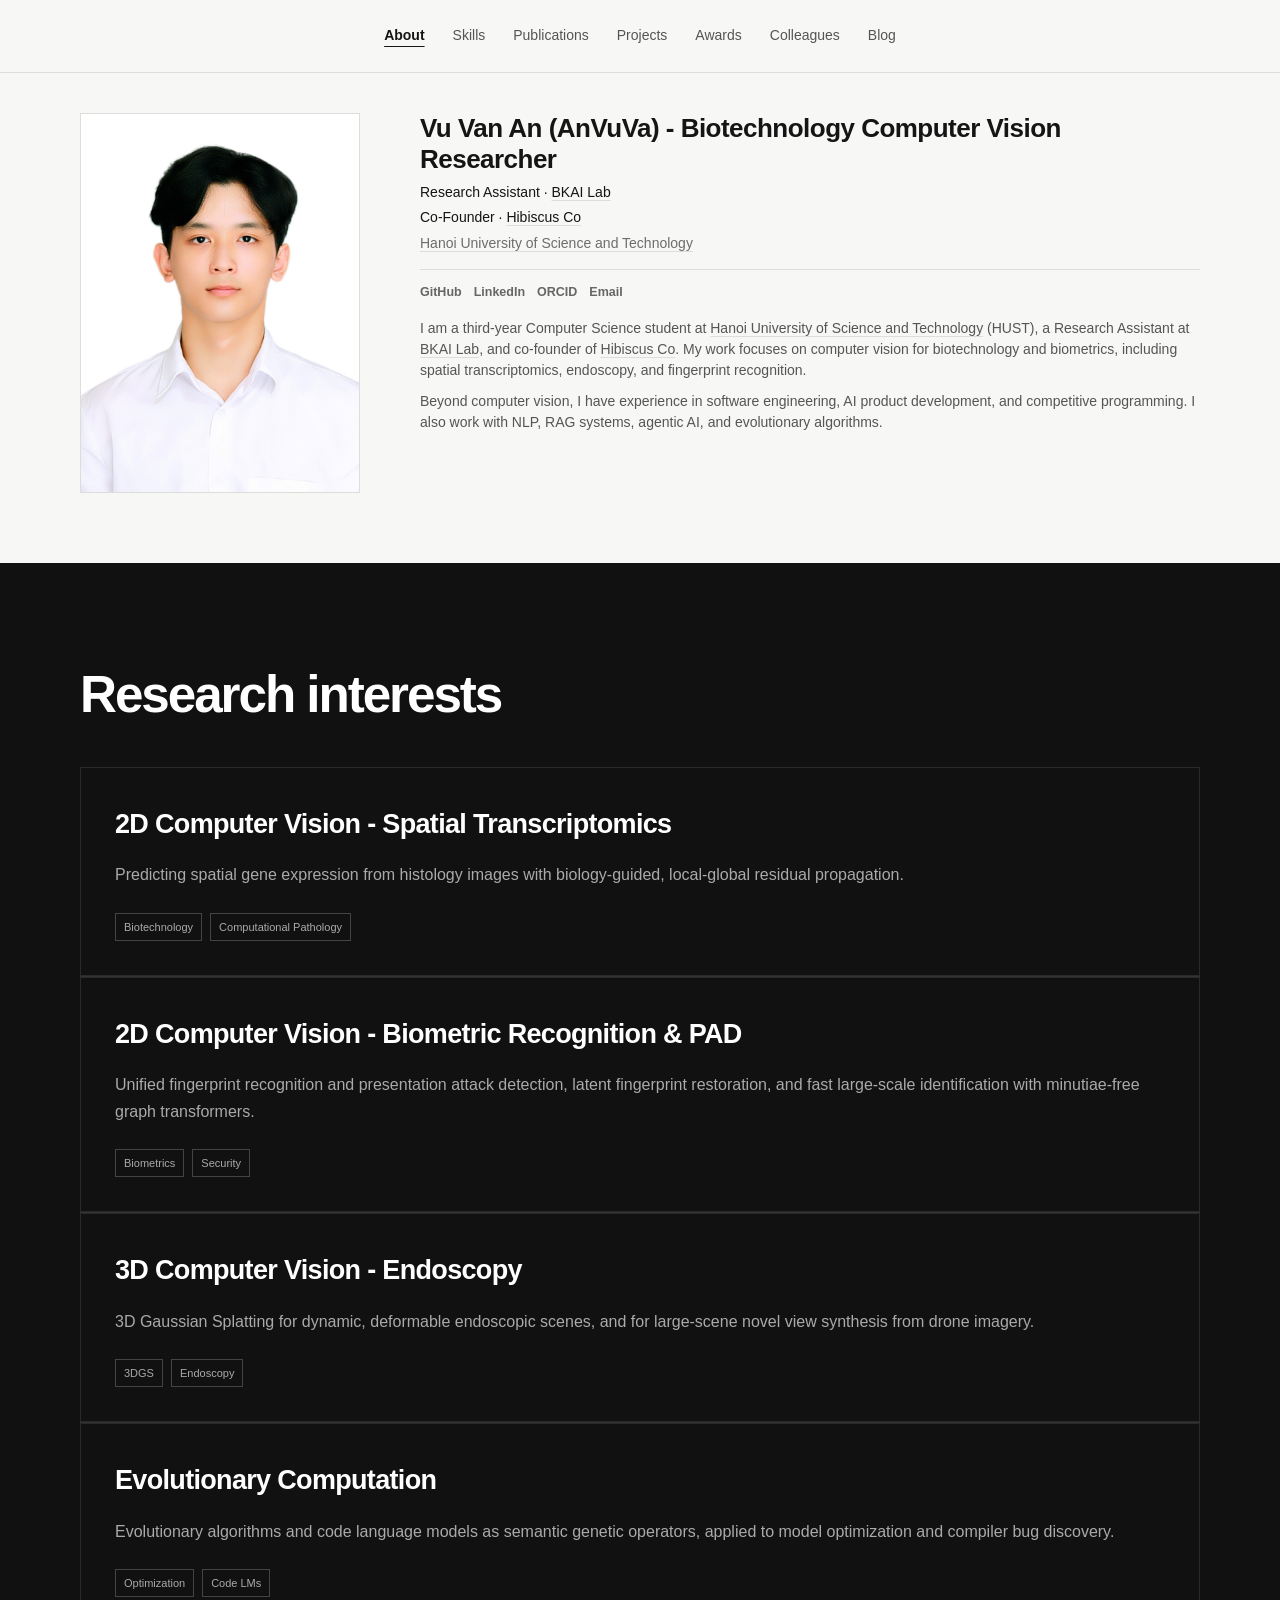
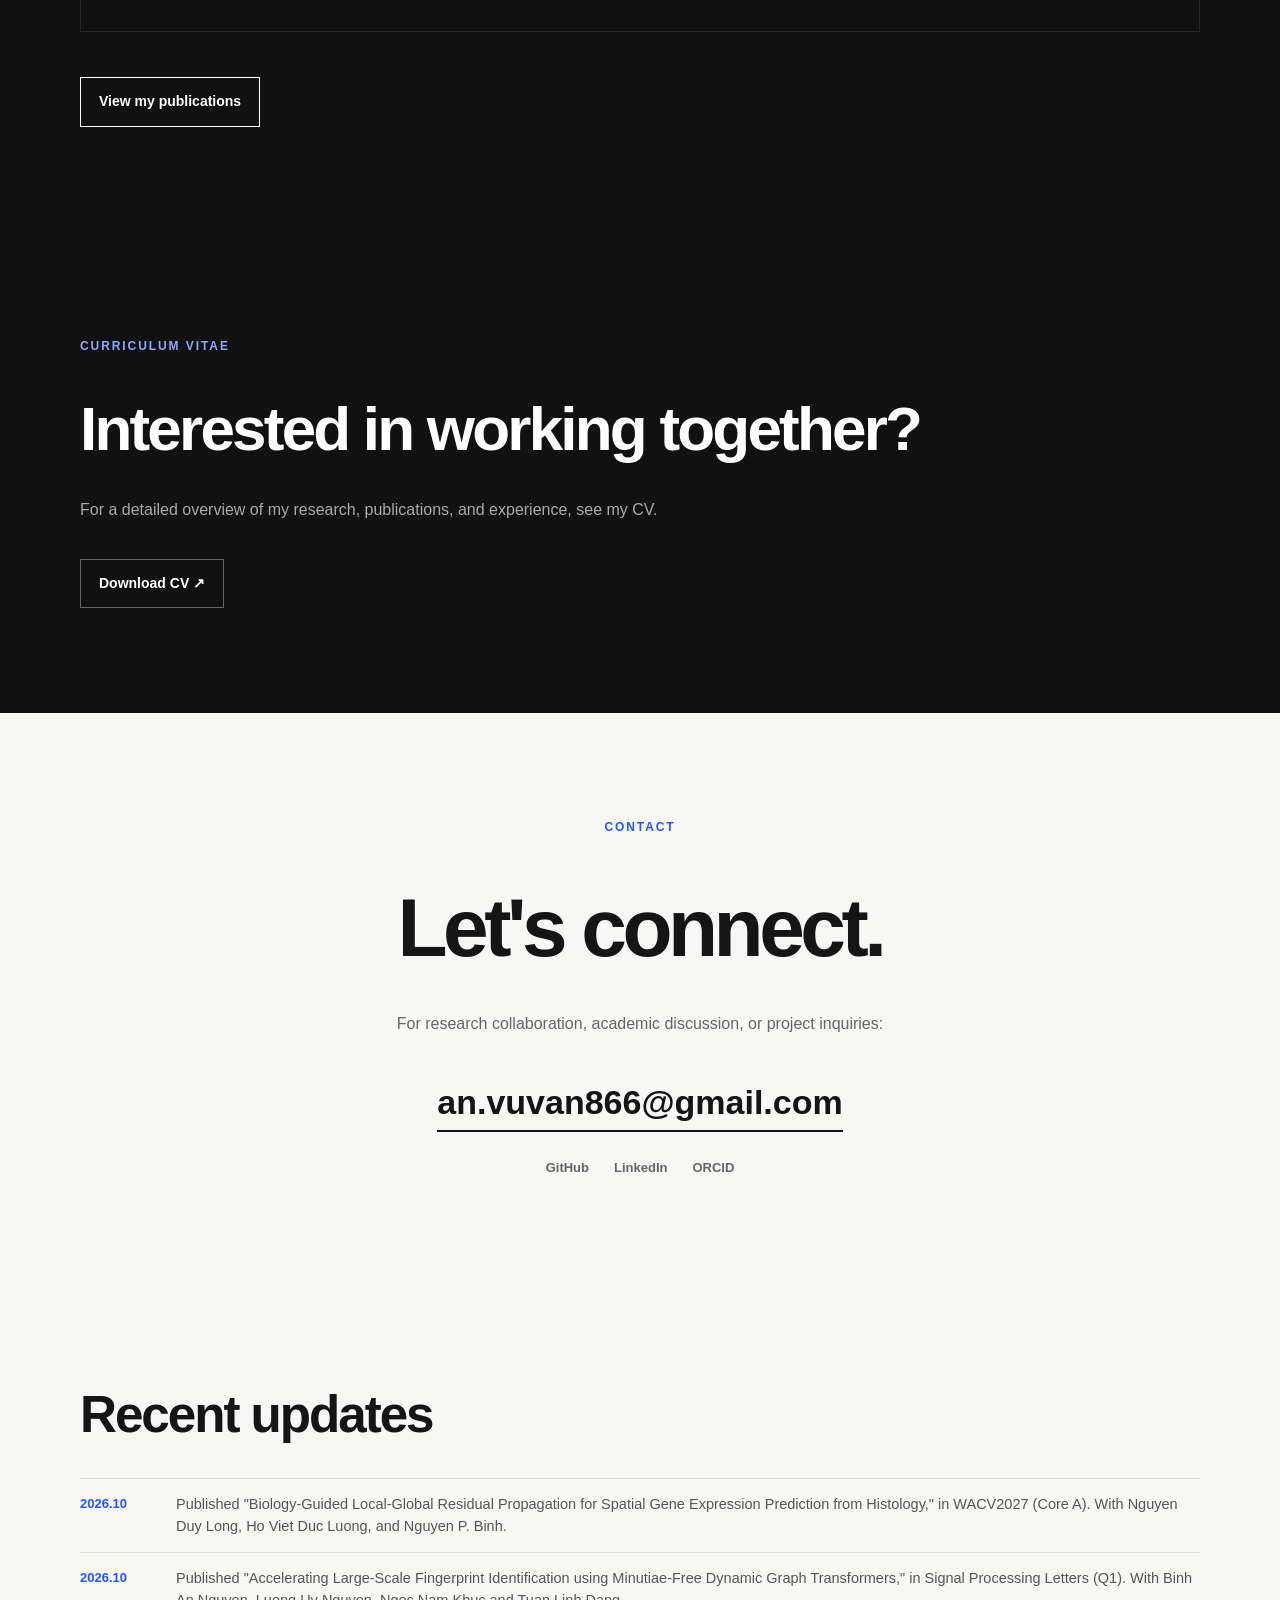
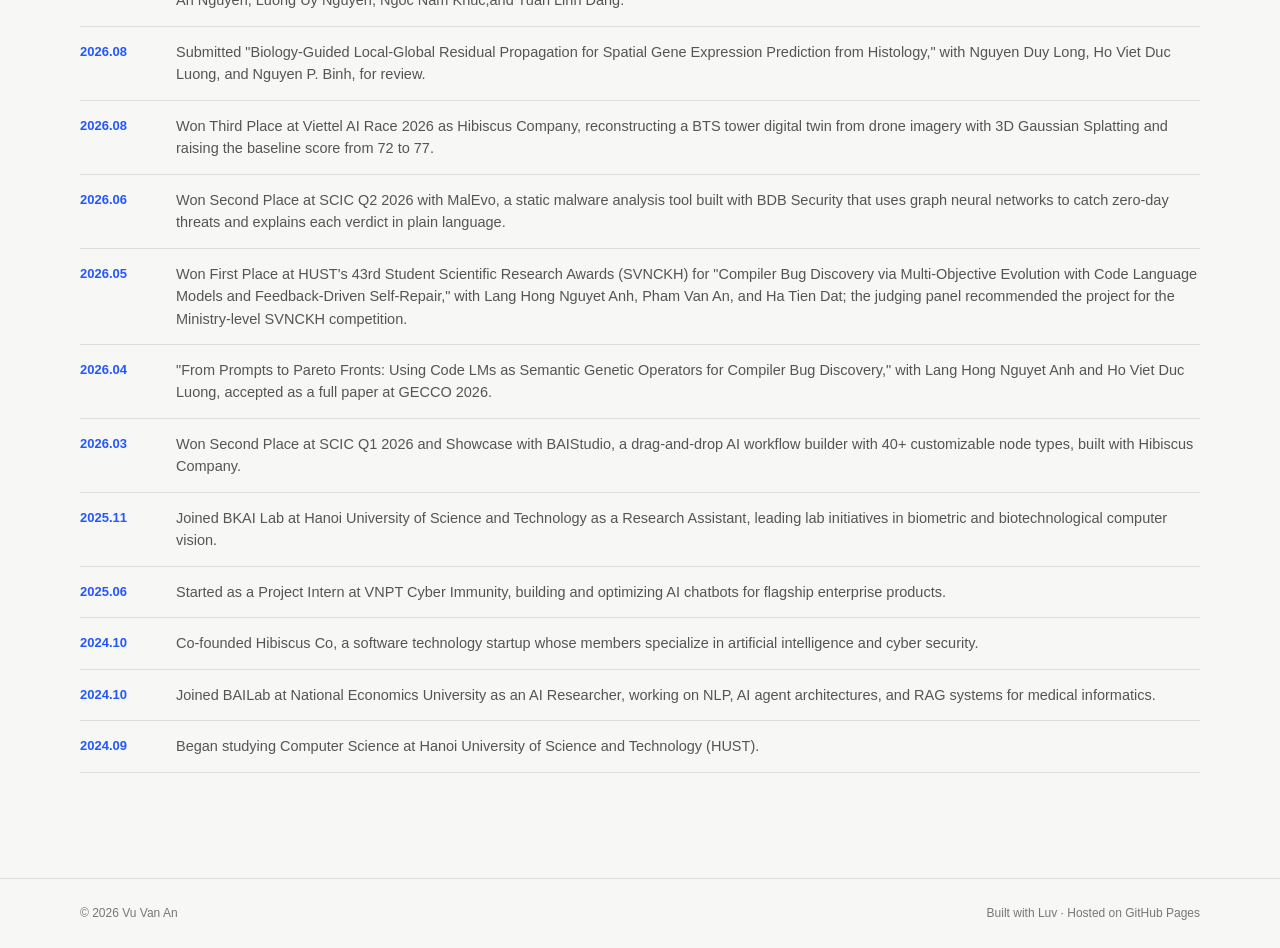
<file: index.html>
<!DOCTYPE html>
<html lang="en">
<head>
  <meta charset="UTF-8">
  <meta name="viewport" content="width=device-width, initial-scale=1.0">
  <meta name="description" content="Personal researcher website of Vu Van An - computer vision for biotechnology and biometrics.">
  <meta name="author" content="Vu Van An">
  <title>AnVuVa's Portfolio</title>
  <link rel="icon" href="navicon.png">
  <link rel="stylesheet" href="style.css">
  <script src="script.js" defer></script>
</head>
<body>
  <header class="site-header">
    <div class="container nav-wrap">
      <button class="nav-toggle" aria-label="Toggle navigation" aria-expanded="false" aria-controls="nav">☰</button>
      <nav class="nav" id="nav">
        <a href="index.html" aria-current="page">About</a>
        <a href="skills.html">Skills</a>
        <a href="publications.html">Publications</a>
        <a href="projects.html">Projects</a>
        <a href="awards.html">Awards</a>
        <a href="colleagues.html">Colleagues</a>
        <a href="blog.html">Blog</a>
      </nav>
    </div>
  </header>

  <main>
    <section class="hero" id="home">
      <div class="container hero-grid">
        <img class="avatar" src="assets/avatar.jpg" alt="Portrait of Vu Van An" height="380">
        <div class="intro">
          <h1>Vu Van An (AnVuVa) - Biotechnology Computer Vision Researcher</h1>
          <p class="role">Research Assistant · <a class="inline-link" href="https://soict.hust.edu.vn/en/departments/bkai-center" target="_blank" rel="noreferrer">BKAI Lab</a></p>
          <p class="role">Co-Founder · <a class="inline-link" href="https://www.linkedin.com/company/hibiscus-co" target="_blank" rel="noreferrer">Hibiscus Co</a></p>
          <p class="muted"><a class="inline-link" href="https://hust.edu.vn/" target="_blank" rel="noreferrer">Hanoi University of Science and Technology</a></p>
          <div class="socials">
            <a href="https://github.com/AnVuVa" target="_blank" rel="noreferrer">GitHub</a>
            <a href="https://www.linkedin.com/in/anvuva" target="_blank" rel="noreferrer">LinkedIn</a>
            <a href="https://orcid.org/0009-0004-4899-5892" target="_blank" rel="noreferrer">ORCID</a>
            <a href="mailto:an.vuvan866@gmail.com">Email</a>
          </div>
          <div class="prose bio">
            <p>
              I am a third-year Computer Science student at <a class="inline-link" href="https://hust.edu.vn/" target="_blank" rel="noreferrer">Hanoi University of Science and Technology</a> (HUST), a Research Assistant at <a class="inline-link" href="https://soict.hust.edu.vn/en/departments/bkai-center" target="_blank" rel="noreferrer">BKAI Lab</a>, and co-founder of <a class="inline-link" href="https://www.linkedin.com/company/hibiscus-co" target="_blank" rel="noreferrer">Hibiscus Co</a>. My work focuses on computer vision for biotechnology and biometrics, including spatial transcriptomics, endoscopy, and fingerprint recognition.
            </p>
            <p>
              Beyond computer vision, I have experience in software engineering,  AI product development, and competitive programming. I also work with NLP,  RAG systems, agentic AI, and evolutionary algorithms.
            </p>
          </div>
        </div>
      </div>
    </section>

    <section class="dark-section" id="research">
      <div class="container">
        <div class="section-heading">
          <h2>Research interests</h2>
        </div>
        <div class="research-grid">
          <article class="research-card">
            <h3>2D Computer Vision - Spatial Transcriptomics</h3>
            <p>
              Predicting spatial gene expression from histology images with biology-guided, local-global residual propagation.
            </p>
            <div class="tags"><span>Biotechnology</span><span>Computational Pathology</span></div>
          </article>
          <article class="research-card">
            <h3>2D Computer Vision - Biometric Recognition &amp; PAD</h3>
            <p>
              Unified fingerprint recognition and presentation attack detection, latent fingerprint restoration, and fast large-scale identification with minutiae-free graph transformers.
            </p>
            <div class="tags"><span>Biometrics</span><span>Security</span></div>
          </article>
          <article class="research-card">
            <h3>3D Computer Vision - Endoscopy</h3>
            <p>
              3D Gaussian Splatting for dynamic, deformable endoscopic scenes, and for large-scene novel view synthesis from drone imagery.
            </p>
            <div class="tags"><span>3DGS</span><span>Endoscopy</span></div>
          </article>
          <article class="research-card">
            <h3>Evolutionary Computation</h3>
            <p>
              Evolutionary algorithms and code language models as semantic genetic operators, applied to model optimization and compiler bug discovery.
            </p>
            <div class="tags"><span>Optimization</span><span>Code LMs</span></div>
          </article>
        </div>
        <div class="research-actions">
          <a class="button outline" href="publications.html">View my publications</a>
        </div>
      </div>
    </section>

    <section class="dark-section" id="cv">
      <div class="container cv-section">
        <div>
          <p class="section-label">CURRICULUM VITAE</p>
          <h2>Interested in working together?</h2>
          <p>For a detailed overview of my research, publications, and experience, see my CV.</p>
        </div>
        <a class="button light" href="assets/VuVanAn_CV%20(3).pdf" target="_blank" rel="noreferrer">Download CV ↗</a>
      </div>
    </section>

    <section id="contact">
      <div class="container contact">
        <p class="section-label">CONTACT</p>
        <h2>Let's connect.</h2>
        <p>For research collaboration, academic discussion, or project inquiries:</p>
        <a class="email" href="mailto:an.vuvan866@gmail.com">an.vuvan866@gmail.com</a>
        <div class="socials large">
          <a href="https://github.com/AnVuVa" target="_blank" rel="noreferrer">GitHub</a>
          <a href="https://www.linkedin.com/in/anvuva" target="_blank" rel="noreferrer">LinkedIn</a>
          <a href="https://orcid.org/0009-0004-4899-5892" target="_blank" rel="noreferrer">ORCID</a>
        </div>
      </div>
    </section>

    <section id="news">
      <div class="container section-grid">
        <h2>Recent updates</h2>
        <div class="timeline">
          <div class="timeline-item"><time>2026.10</time><p>Published "Biology-Guided Local-Global Residual Propagation for Spatial Gene Expression Prediction from Histology," in WACV2027 (Core A). With Nguyen Duy Long, Ho Viet Duc Luong, and Nguyen P. Binh.</p></div>
          <div class="timeline-item"><time>2026.10</time><p>Published "Accelerating Large-Scale Fingerprint Identification using Minutiae-Free Dynamic Graph Transformers," in Signal Processing Letters (Q1). With Binh An Nguyen, Luong Uy Nguyen, Ngoc Nam Khuc,and Tuan Linh Dang.</p></div>
          <div class="timeline-item"><time>2026.08</time><p>Submitted "Biology-Guided Local-Global Residual Propagation for Spatial Gene Expression Prediction from Histology," with Nguyen Duy Long, Ho Viet Duc Luong, and Nguyen P. Binh, for review.</p></div>
          <div class="timeline-item"><time>2026.08</time><p>Won Third Place at Viettel AI Race 2026 as Hibiscus Company, reconstructing a BTS tower digital twin from drone imagery with 3D Gaussian Splatting and raising the baseline score from 72 to 77.</p></div>
          <div class="timeline-item"><time>2026.06</time><p>Won Second Place at SCIC Q2 2026 with MalEvo, a static malware analysis tool built with BDB Security that uses graph neural networks to catch zero-day threats and explains each verdict in plain language.</p></div>
          <div class="timeline-item"><time>2026.05</time><p>Won First Place at HUST's 43rd Student Scientific Research Awards (SVNCKH) for "Compiler Bug Discovery via Multi-Objective Evolution with Code Language Models and Feedback-Driven Self-Repair," with Lang Hong Nguyet Anh, Pham Van An, and Ha Tien Dat; the judging panel recommended the project for the Ministry-level SVNCKH competition.</p></div>
          <div class="timeline-item"><time>2026.04</time><p>"From Prompts to Pareto Fronts: Using Code LMs as Semantic Genetic Operators for Compiler Bug Discovery," with Lang Hong Nguyet Anh and Ho Viet Duc Luong, accepted as a full paper at GECCO 2026.</p></div>
          <div class="timeline-item"><time>2026.03</time><p>Won Second Place at SCIC Q1 2026 and Showcase with BAIStudio, a drag-and-drop AI workflow builder with 40+ customizable node types, built with Hibiscus Company.</p></div>
          <div class="timeline-item"><time>2025.11</time><p>Joined BKAI Lab at Hanoi University of Science and Technology as a Research Assistant, leading lab initiatives in biometric and biotechnological computer vision.</p></div>
          <div class="timeline-item"><time>2025.06</time><p>Started as a Project Intern at VNPT Cyber Immunity, building and optimizing AI chatbots for flagship enterprise products.</p></div>
          <div class="timeline-item"><time>2024.10</time><p>Co-founded Hibiscus Co, a software technology startup whose members specialize in artificial intelligence and cyber security.</p></div>
          <div class="timeline-item"><time>2024.10</time><p>Joined BAILab at National Economics University as an AI Researcher, working on NLP, AI agent architectures, and RAG systems for medical informatics.</p></div>
          <div class="timeline-item"><time>2024.09</time><p>Began studying Computer Science at Hanoi University of Science and Technology (HUST).</p></div>
        </div>
      </div>
    </section>
  </main>

  <footer>
    <div class="container footer-wrap">
      <span>© 2026 Vu Van An</span>
      <span>Built with Luv · Hosted on GitHub Pages</span>
    </div>
  </footer>
</body>
</html>
</file>
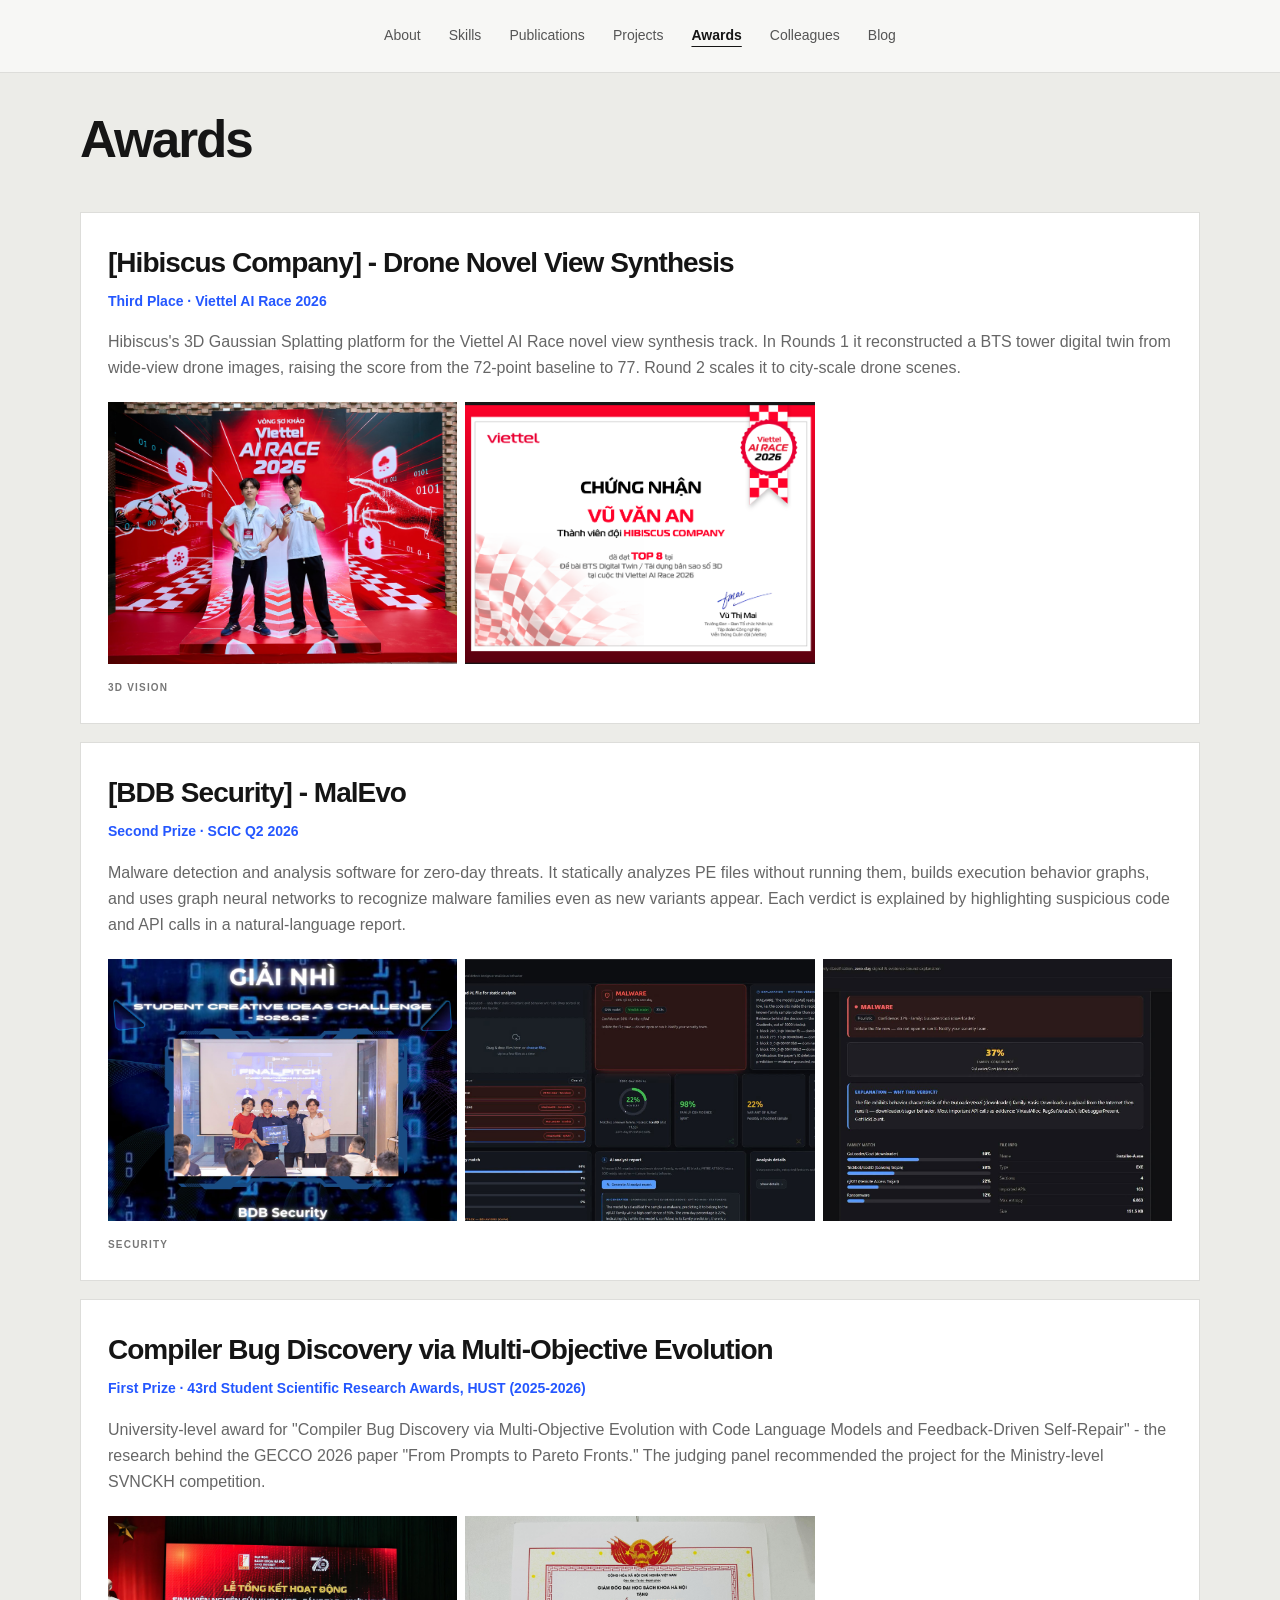
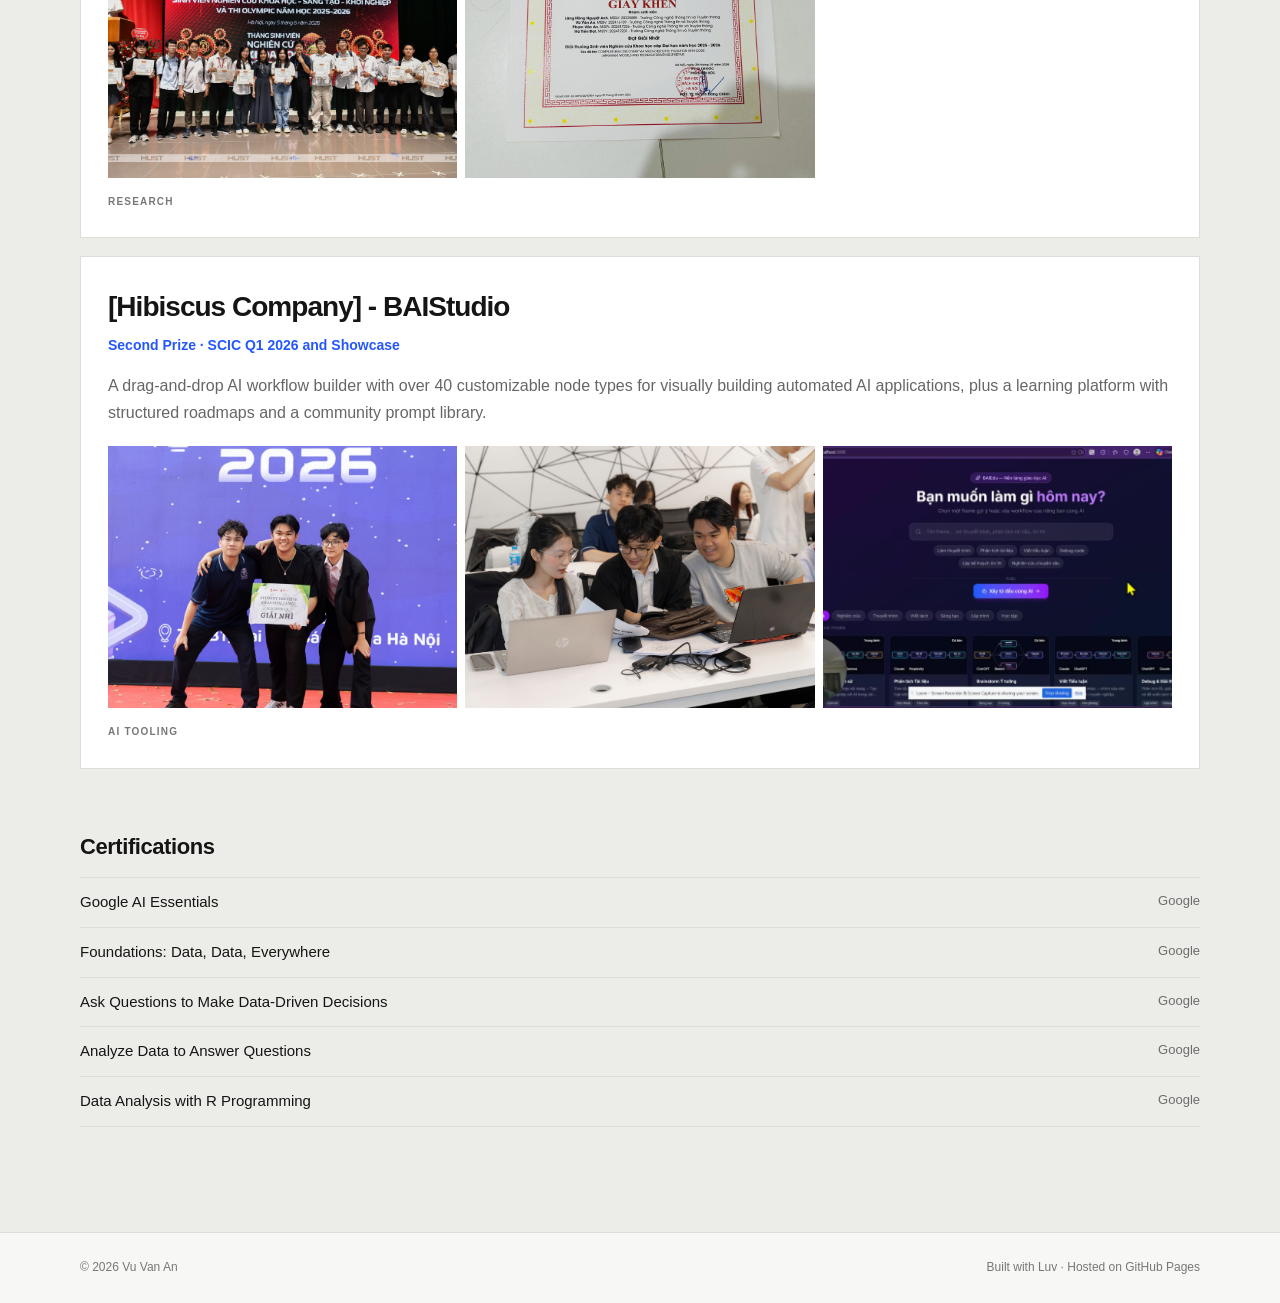
<file: awards.html>
<!DOCTYPE html>
<html lang="en">
<head>
  <meta charset="UTF-8">
  <meta name="viewport" content="width=device-width, initial-scale=1.0">
  <meta name="description" content="Awards and competition results of Vu Van An.">
  <meta name="author" content="Vu Van An">
  <title>Awards - Vu Van An</title>
  <link rel="icon" href="navicon.png">
  <link rel="stylesheet" href="style.css">
  <script src="script.js" defer></script>
</head>
<body>
  <header class="site-header">
    <div class="container nav-wrap">
      <button class="nav-toggle" aria-label="Toggle navigation" aria-expanded="false" aria-controls="nav">☰</button>
      <nav class="nav" id="nav">
        <a href="index.html">About</a>
        <a href="skills.html">Skills</a>
        <a href="publications.html">Publications</a>
        <a href="projects.html">Projects</a>
        <a href="awards.html" aria-current="page">Awards</a>
        <a href="colleagues.html">Colleagues</a>
        <a href="blog.html">Blog</a>
      </nav>
    </div>
  </header>

  <main>
    <section class="alt-section" id="awards">
      <div class="container">
        <div class="section-heading">
          <h2>Awards</h2>
        </div>
        <div class="project-grid">
          <article class="project-card award-card">
            <div>
              <h3>[Hibiscus Company] - Drone Novel View Synthesis</h3>
              <p class="award">Third Place · Viettel AI Race 2026</p>
              <p>
                Hibiscus's 3D Gaussian Splatting platform for the Viettel AI Race
                novel view synthesis track. In Rounds 1 it reconstructed a BTS tower
                digital twin from wide-view drone images, raising the score from the
                72-point baseline to 77. Round 2 scales it to city-scale drone scenes.
              </p>
              <div class="award-gallery">
                <a href="assets/VAR/var-award.jpg" target="_blank" rel="noreferrer"><img src="assets/VAR/var-award.jpg" alt="Hibiscus Company team at the Viettel AI Race 2026 preliminary round" loading="lazy"></a>
                <a href="assets/VAR/cert.png" target="_blank" rel="noreferrer"><img src="assets/VAR/cert.png" alt="Third Place certificate from the Viettel AI Race 2026" loading="lazy"></a>
              </div>
              <p class="award-tag">3D VISION</p>
            </div>
          </article>
          <article class="project-card award-card">
            <div>
              <h3>[BDB Security] - MalEvo</h3>
              <p class="award">Second Prize · SCIC Q2 2026</p>
              <p>
                Malware detection and analysis software for zero-day threats. It
                statically analyzes PE files without running them, builds execution
                behavior graphs, and uses graph neural networks to recognize malware
                families even as new variants appear. Each verdict is explained by
                highlighting suspicious code and API calls in a natural-language report.
              </p>
              <div class="award-gallery">
                <a href="assets/MalEvo/763050922_2283160165846867_1742428368838067039_n.jpg" target="_blank" rel="noreferrer"><img src="assets/MalEvo/763050922_2283160165846867_1742428368838067039_n.jpg" alt="SCIC 2026 Q2 Second Place announcement for BDB Security" loading="lazy"></a>
                <a href="assets/MalEvo/762602543_1412405730940641_3702227602363634819_n.jpg" target="_blank" rel="noreferrer"><img src="assets/MalEvo/762602543_1412405730940641_3702227602363634819_n.jpg" alt="MalEvo dashboard showing a malware verdict, family match, and explanation" loading="lazy"></a>
                <a href="assets/MalEvo/763098585_4349172762063770_8529040585460592469_n.jpg" target="_blank" rel="noreferrer"><img src="assets/MalEvo/763098585_4349172762063770_8529040585460592469_n.jpg" alt="MalEvo file analysis view with family confidence and API-call evidence" loading="lazy"></a>
              </div>
              <p class="award-tag">SECURITY</p>
            </div>
          </article>
          <article class="project-card award-card">
            <div>
              <h3>Compiler Bug Discovery via Multi-Objective Evolution</h3>
              <p class="award">First Prize · 43rd Student Scientific Research Awards, HUST (2025-2026)</p>
              <p>
                University-level award for "Compiler Bug Discovery via Multi-Objective
                Evolution with Code Language Models and Feedback-Driven Self-Repair" -
                the research behind the GECCO 2026 paper "From Prompts to Pareto Fronts."
                The judging panel recommended the project for the Ministry-level SVNCKH
                competition.
              </p>
              <div class="award-gallery">
                <a href="assets/SVNCKH/716571022_1353360066917840_2851237770165479344_n.jpg" target="_blank" rel="noreferrer"><img src="assets/SVNCKH/716571022_1353360066917840_2851237770165479344_n.jpg" alt="Award ceremony for HUST's 2025-2026 Student Scientific Research, Innovation and Startup program" loading="lazy"></a>
                <a href="assets/SVNCKH/svnckh-certificate.jpg" target="_blank" rel="noreferrer"><img src="assets/SVNCKH/svnckh-certificate.jpg" alt="First Place certificate from the 43rd HUST Student Scientific Research Awards" loading="lazy"></a>
              </div>
              <p class="award-tag">RESEARCH</p>
            </div>
          </article>
          <article class="project-card award-card">
            <div>
              <h3>[Hibiscus Company] - BAIStudio</h3>
              <p class="award">Second Prize · SCIC Q1 2026 and Showcase</p>
              <p>
                A drag-and-drop AI workflow builder with over 40 customizable node
                types for visually building automated AI applications, plus a learning
                platform with structured roadmaps and a community prompt library.
              </p>
              <div class="award-gallery">
                <a href="assets/BaiStudio/658370476_919421867732420_9063744870353388504_n.jpg" target="_blank" rel="noreferrer"><img src="assets/BaiStudio/658370476_919421867732420_9063744870353388504_n.jpg" alt="Team holding the SCIC 2026 Q1 Second Place certificate" loading="lazy"></a>
                <a href="assets/BaiStudio/655761018_919422111065729_2312720826480741597_n.jpg" target="_blank" rel="noreferrer"><img src="assets/BaiStudio/655761018_919422111065729_2312720826480741597_n.jpg" alt="Team working on BAIStudio during SCIC 2026 Q1" loading="lazy"></a>
                <a href="assets/BaiStudio/Demo_BAIStu.png" target="_blank" rel="noreferrer"><img src="assets/BaiStudio/Demo_BAIStu.png" alt="BAIStudio demo showing a drag-and-drop AI workflow" loading="lazy"></a>
              </div>
              <p class="award-tag">AI TOOLING</p>
            </div>
          </article>
        </div>

        <div class="certs" id="certifications">
          <h3>Certifications</h3>
          <ul>
            <li>Google AI Essentials<span>Google</span></li>
            <li>Foundations: Data, Data, Everywhere<span>Google</span></li>
            <li>Ask Questions to Make Data-Driven Decisions<span>Google</span></li>
            <li>Analyze Data to Answer Questions<span>Google</span></li>
            <li>Data Analysis with R Programming<span>Google</span></li>
          </ul>
        </div>
      </div>
    </section>
  </main>

  <footer>
    <div class="container footer-wrap">
      <span>© 2026 Vu Van An</span>
      <span>Built with Luv · Hosted on GitHub Pages</span>
    </div>
  </footer>
</body>
</html>
</file>
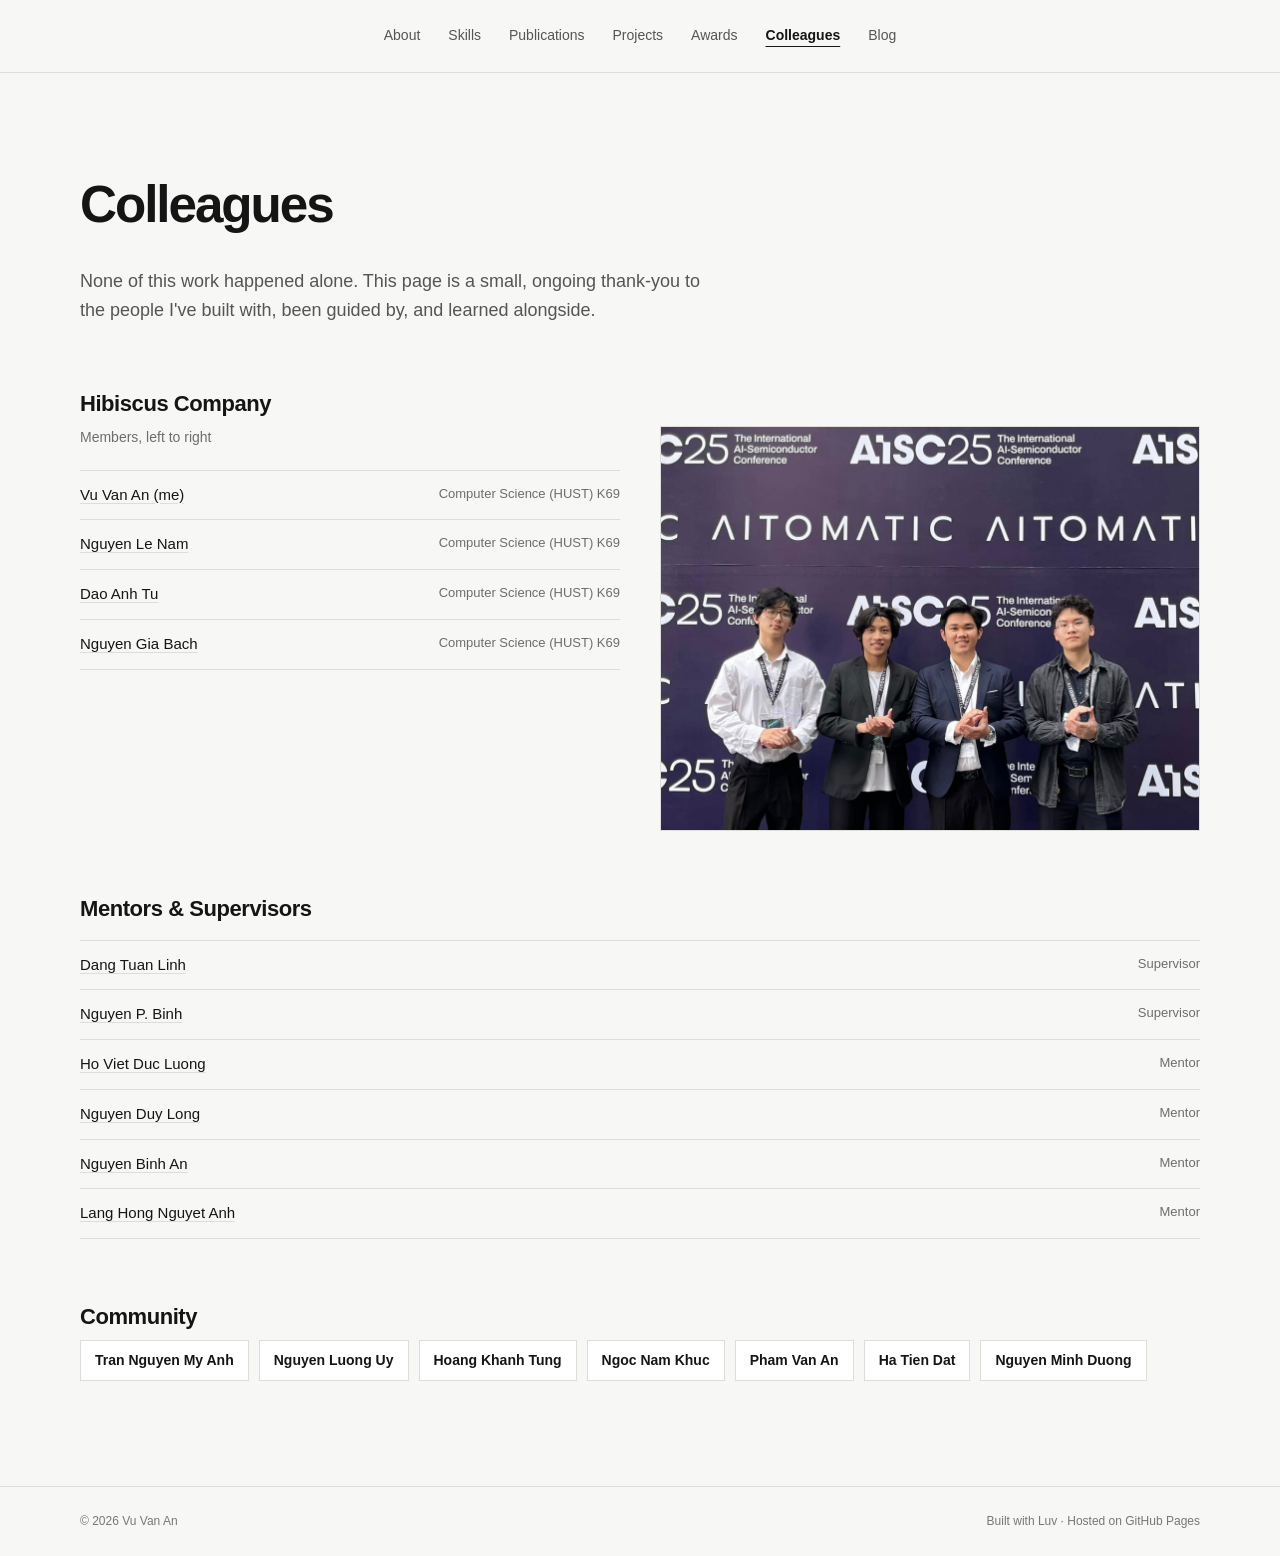
<file: colleagues.html>
<!DOCTYPE html>
<html lang="en">
<head>
  <meta charset="UTF-8">
  <meta name="viewport" content="width=device-width, initial-scale=1.0">
  <meta name="description" content="People Vu Van An has built with, learned from, and worked alongside.">
  <meta name="author" content="Vu Van An">
  <title>Colleagues - Vu Van An</title>
  <link rel="icon" href="navicon.png">
  <link rel="stylesheet" href="style.css">
  <script src="script.js" defer></script>
</head>
<body>
  <header class="site-header">
    <div class="container nav-wrap">
      <button class="nav-toggle" aria-label="Toggle navigation" aria-expanded="false" aria-controls="nav">☰</button>
      <nav class="nav" id="nav">
        <a href="index.html">About</a>
        <a href="skills.html">Skills</a>
        <a href="publications.html">Publications</a>
        <a href="projects.html">Projects</a>
        <a href="awards.html">Awards</a>
        <a href="colleagues.html" aria-current="page">Colleagues</a>
        <a href="blog.html">Blog</a>
      </nav>
    </div>
  </header>

  <main>
    <section id="colleagues">
      <div class="container">
        <div class="section-heading">
          <h2>Colleagues</h2>
        </div>
        <p class="prose intro-text">
          None of this work happened alone. This page is a small, ongoing thank-you
          to the people I've built with, been guided by, and learned alongside.
        </p>

        <div class="people-group">
          <h3>Hibiscus Company</h3>
          <div class="hibiscus-grid">
            <div class="hibiscus-names certs">
              <p class="group-note">Members, left to right</p>
              <ul>
                <li><a class="inline-link" href="https://anvuva.github.io/">Vu Van An (me)</a><span>Computer Science (HUST) K69</span></li>
                <li><a class="inline-link" href="#">Nguyen Le Nam</a><span>Computer Science (HUST) K69</span></li>
                <li><a class="inline-link" href="https://oktutay.github.io/">Dao Anh Tu</a><span>Computer Science (HUST) K69</span></li>
                <li><a class="inline-link" href="https://www.ngjabach.blog/">Nguyen Gia Bach</a><span>Computer Science (HUST) K69</span></li>
              </ul>
            </div>
            <div class="people-photo">
              <img src="assets/HibiscusCo/HibiscusCo_Members.png" alt="The four members of Hibiscus Company at AISC25, left to right: Vu Van An, Nguyen Le Nam, Dao Anh Tu, Nguyen Gia Bach" loading="lazy">
            </div>
          </div>
        </div>

        <div class="people-group certs">
          <h3>Mentors &amp; Supervisors</h3>
          <ul>
            <li><a class="inline-link" href="#">Dang Tuan Linh</a><span>Supervisor</span></li>
            <li><a class="inline-link" href="#">Nguyen P. Binh</a><span>Supervisor</span></li>
            <li><a class="inline-link" href="https://hvdl.soict.io/">Ho Viet Duc Luong</a><span>Mentor</span></li>
            <li><a class="inline-link" href="#">Nguyen Duy Long</a><span>Mentor</span></li>
            <li><a class="inline-link" href="#">Nguyen Binh An</a><span>Mentor</span></li>
            <li><a class="inline-link" href="#">Lang Hong Nguyet Anh</a><span>Mentor</span></li>
          </ul>
        </div>

        <div class="people-group">
          <h3>Community</h3>
          <ul class="people-row">
            <li><a class="person-chip" href="#">Tran Nguyen My Anh</a></li>
            <li><a class="person-chip" href="#">Nguyen Luong Uy</a></li>
            <li><a class="person-chip" href="#">Hoang Khanh Tung</a></li>
            <li><a class="person-chip" href="#">Ngoc Nam Khuc</a></li>
            <li><a class="person-chip" href="#">Pham Van An</a></li>
            <li><a class="person-chip" href="#">Ha Tien Dat</a></li>
            <li><a class="person-chip" href="#">Nguyen Minh Duong</a></li>
          </ul>
        </div>
      </div>
    </section>
  </main>

  <footer>
    <div class="container footer-wrap">
      <span>© 2026 Vu Van An</span>
      <span>Built with Luv · Hosted on GitHub Pages</span>
    </div>
  </footer>
</body>
</html>
</file>
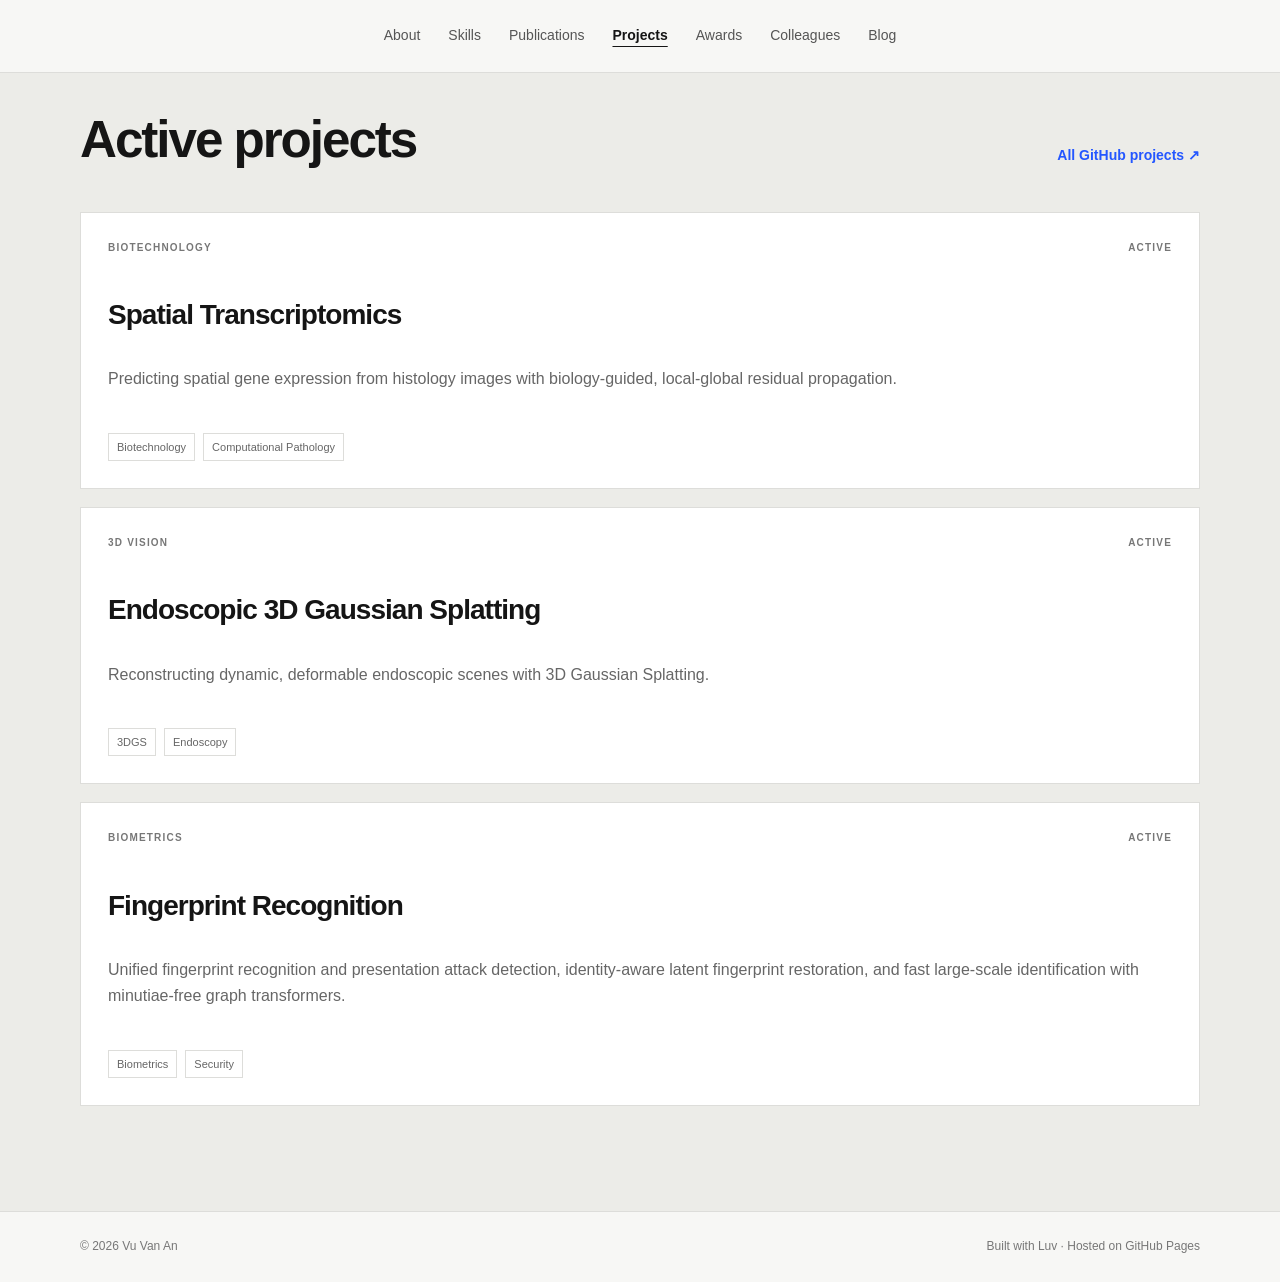
<file: projects.html>
<!DOCTYPE html>
<html lang="en">
<head>
  <meta charset="UTF-8">
  <meta name="viewport" content="width=device-width, initial-scale=1.0">
  <meta name="description" content="Selected projects of Vu Van An.">
  <meta name="author" content="Vu Van An">
  <title>Projects - Vu Van An</title>
  <link rel="icon" href="navicon.png">
  <link rel="stylesheet" href="style.css">
  <script src="script.js" defer></script>
</head>
<body>
  <header class="site-header">
    <div class="container nav-wrap">
      <button class="nav-toggle" aria-label="Toggle navigation" aria-expanded="false" aria-controls="nav">☰</button>
      <nav class="nav" id="nav">
        <a href="index.html">About</a>
        <a href="skills.html">Skills</a>
        <a href="publications.html">Publications</a>
        <a href="projects.html" aria-current="page">Projects</a>
        <a href="awards.html">Awards</a>
        <a href="colleagues.html">Colleagues</a>
        <a href="blog.html">Blog</a>
      </nav>
    </div>
  </header>

  <main>
    <section class="alt-section" id="projects">
      <div class="container">
        <!-- <p class="section-label">PROJECTS</p> -->
        <div class="section-heading">
          <h2>Active projects</h2>
          <a class="text-link" href="https://github.com/AnVuVa" target="_blank" rel="noreferrer">All GitHub projects ↗</a>
        </div>
        <div class="project-grid">
          <article class="project-card">
            <div class="project-top"><span>BIOTECHNOLOGY</span><span>ACTIVE</span></div>
            <h3>Spatial Transcriptomics</h3>
            <p>
              Predicting spatial gene expression from histology images with
              biology-guided, local-global residual propagation.
            </p>
            <div class="tags"><span>Biotechnology</span><span>Computational Pathology</span></div>
          </article>
          <article class="project-card">
            <div class="project-top"><span>3D VISION</span><span>ACTIVE</span></div>
            <h3>Endoscopic 3D Gaussian Splatting</h3>
            <p>
              Reconstructing dynamic, deformable endoscopic scenes with
              3D Gaussian Splatting.
            </p>
            <div class="tags"><span>3DGS</span><span>Endoscopy</span></div>
          </article>
          <article class="project-card">
            <div class="project-top"><span>BIOMETRICS</span><span>ACTIVE</span></div>
            <h3>Fingerprint Recognition</h3>
            <p>
              Unified fingerprint recognition and presentation attack detection,
              identity-aware latent fingerprint restoration, and fast large-scale
              identification with minutiae-free graph transformers.
            </p>
            <div class="tags"><span>Biometrics</span><span>Security</span></div>
          </article>
        </div>
      </div>
    </section>
  </main>

  <footer>
    <div class="container footer-wrap">
      <span>© 2026 Vu Van An</span>
      <span>Built with Luv · Hosted on GitHub Pages</span>
    </div>
  </footer>
</body>
</html>
</file>
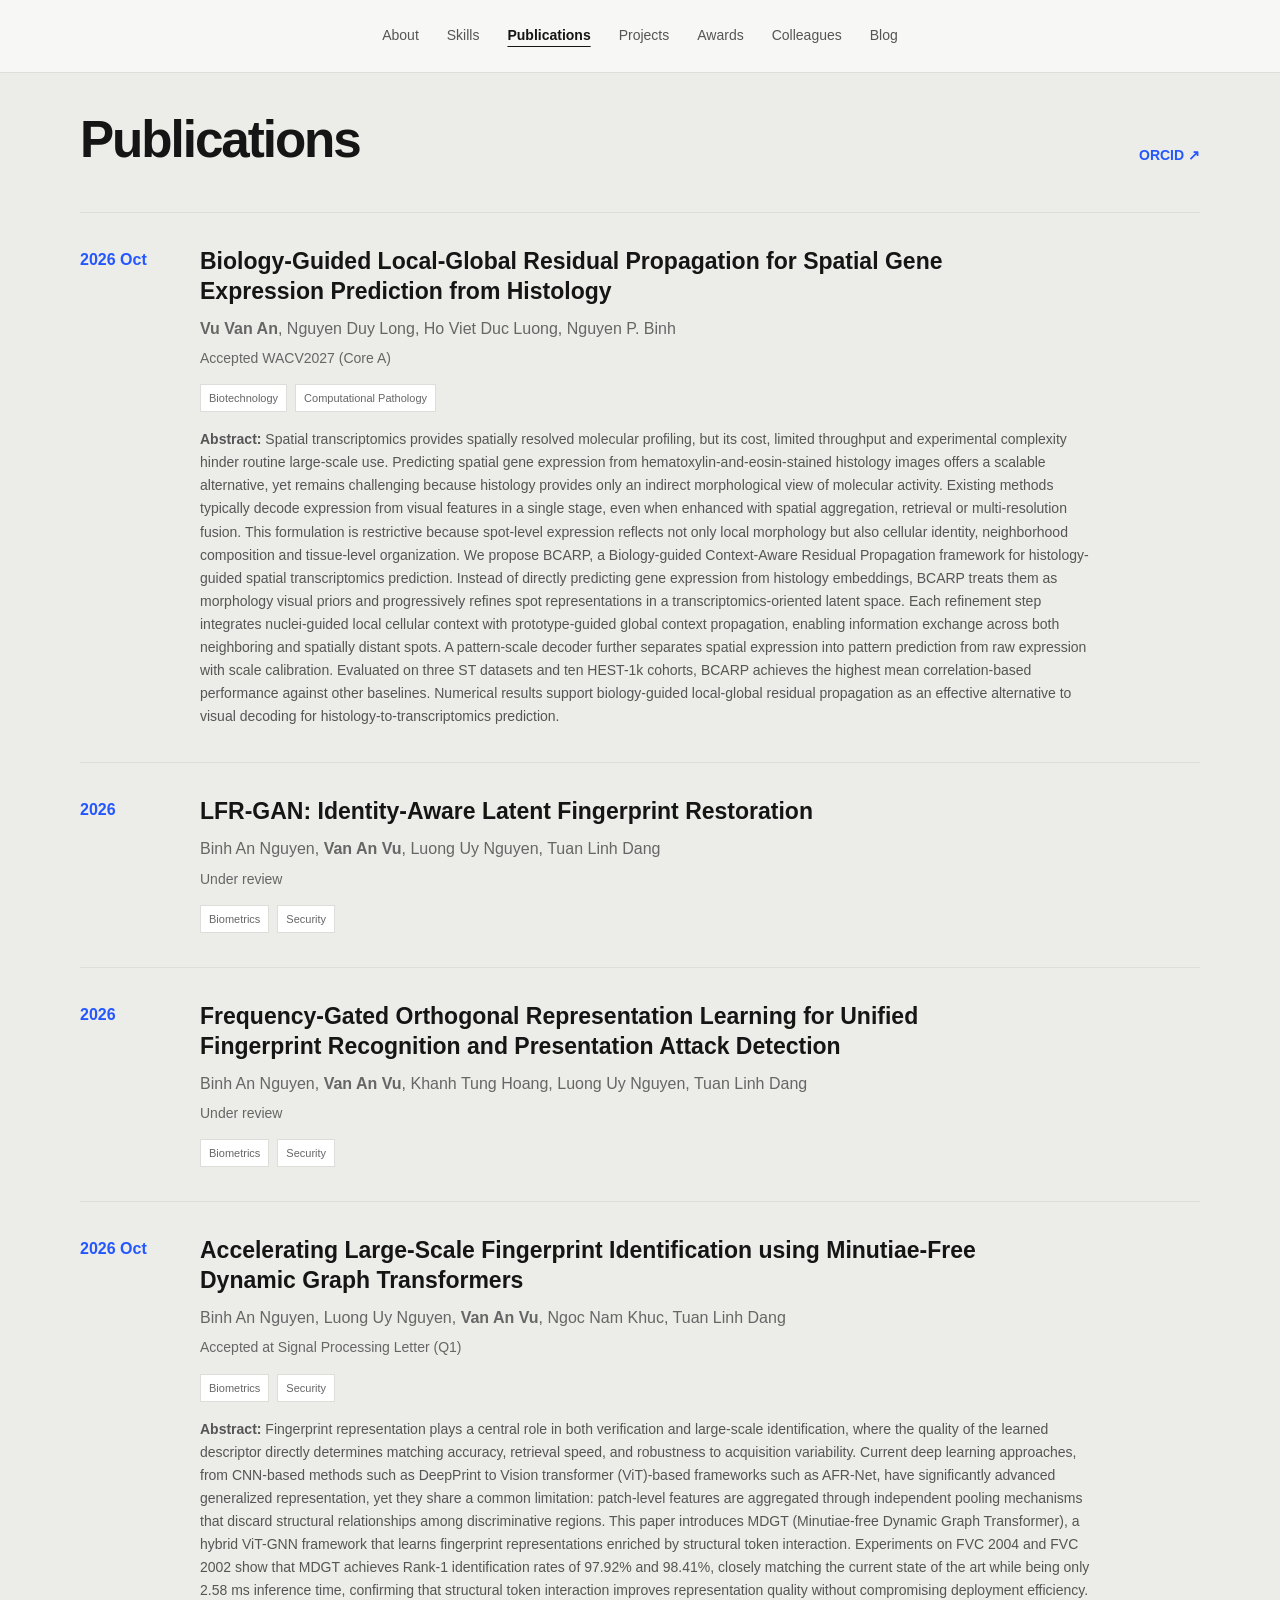
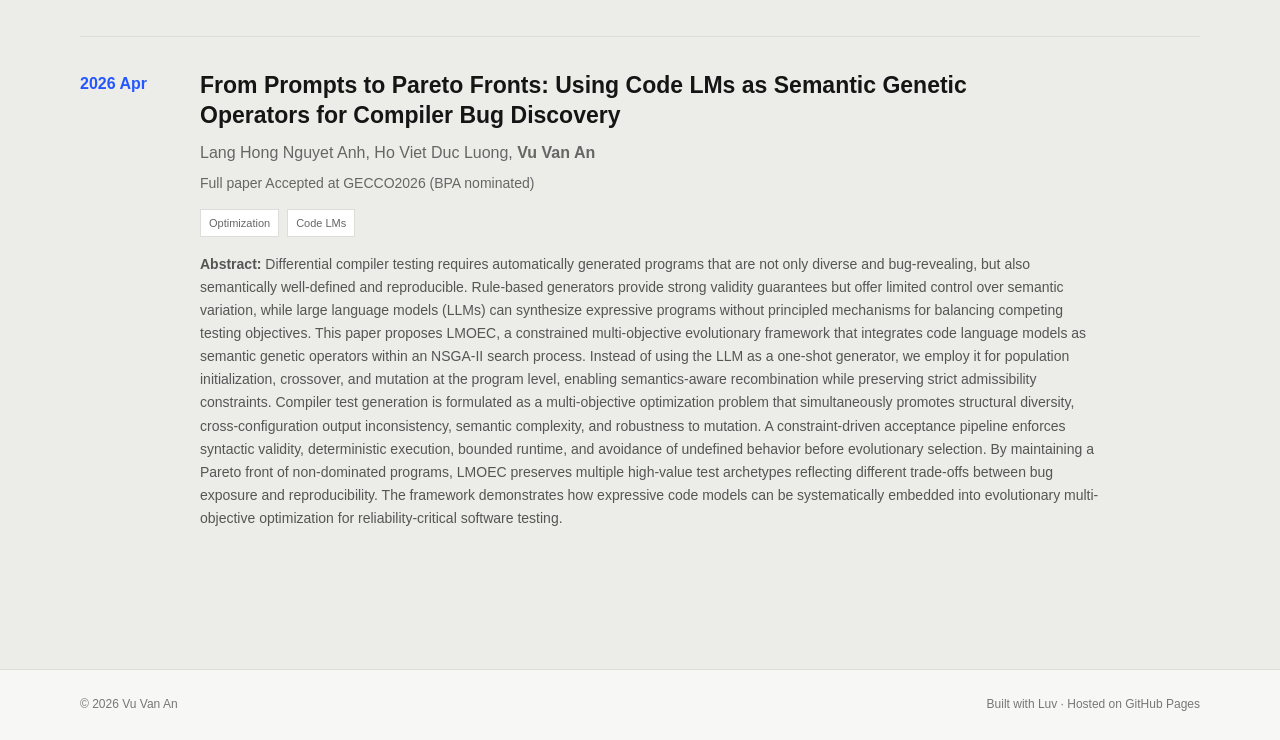
<file: publications.html>
<!DOCTYPE html>
<html lang="en">
<head>
  <meta charset="UTF-8">
  <meta name="viewport" content="width=device-width, initial-scale=1.0">
  <meta name="description" content="Selected publications of Vu Van An.">
  <meta name="author" content="Vu Van An">
  <title>Publications - Vu Van An</title>
  <link rel="icon" href="navicon.png">
  <link rel="stylesheet" href="style.css">
  <script src="script.js" defer></script>
</head>
<body>
  <header class="site-header">
    <div class="container nav-wrap">
      <button class="nav-toggle" aria-label="Toggle navigation" aria-expanded="false" aria-controls="nav">☰</button>
      <nav class="nav" id="nav">
        <a href="index.html">About</a>
        <a href="skills.html">Skills</a>
        <a href="publications.html" aria-current="page">Publications</a>
        <a href="projects.html">Projects</a>
        <a href="awards.html">Awards</a>
        <a href="colleagues.html">Colleagues</a>
        <a href="blog.html">Blog</a>
      </nav>
    </div>
  </header>

  <main>
    <section class="alt-section" id="publications">
      <div class="container">
        <!-- <p class="section-label">PUBLICATIONS</p> -->
        <div class="section-heading">
          <h2>Publications</h2>
          <a class="text-link" href="https://orcid.org/0009-0004-4899-5892" target="_blank" rel="noreferrer">ORCID ↗</a>
        </div>

        <article class="paper">
          <div class="paper-year">2026 Oct</div>
          <div>
            <h3>Biology-Guided Local-Global Residual Propagation for Spatial Gene Expression Prediction from Histology</h3>
            <p class="authors"><strong>Vu Van An</strong>, Nguyen Duy Long, Ho Viet Duc Luong, Nguyen P. Binh</p>
            <p class="venue">Accepted WACV2027 (Core A)</p>
            <div class="tags"><span>Biotechnology</span><span>Computational Pathology</span></div>
            <p class="abstract"><strong>Abstract:</strong> Spatial transcriptomics provides spatially resolved molecular profiling, but its cost, limited throughput and experimental complexity hinder routine large-scale use. Predicting spatial gene expression from hematoxylin-and-eosin-stained histology images offers a scalable alternative, yet remains challenging because histology provides only an indirect morphological view of molecular activity. Existing methods typically decode expression from visual features in a single stage, even when enhanced with spatial aggregation, retrieval or multi-resolution fusion. This formulation is restrictive because spot-level expression reflects not only local morphology but also cellular identity, neighborhood composition and tissue-level organization. We propose BCARP, a Biology-guided Context-Aware Residual Propagation framework for histology-guided spatial transcriptomics prediction. Instead of directly predicting gene expression from histology embeddings, BCARP treats them as morphology visual priors and progressively refines spot representations in a transcriptomics-oriented latent space. Each refinement step integrates nuclei-guided local cellular context with prototype-guided global context propagation, enabling information exchange across both neighboring and spatially distant spots. A pattern-scale decoder further separates spatial expression into pattern prediction from raw expression with scale calibration. Evaluated on three ST datasets and ten HEST-1k cohorts, BCARP achieves the highest mean correlation-based performance against other baselines. Numerical results support biology-guided local-global residual propagation as an effective alternative to visual decoding for histology-to-transcriptomics prediction.</p>
          </div>
        </article>

        <article class="paper">
          <div class="paper-year">2026</div>
          <div>
            <h3>LFR-GAN: Identity-Aware Latent Fingerprint Restoration</h3>
            <p class="authors">Binh An Nguyen, <strong>Van An Vu</strong>, Luong Uy Nguyen, Tuan Linh Dang</p>
            <p class="venue">Under review</p>
            <div class="tags"><span>Biometrics</span><span>Security</span></div>
          </div>
        </article>

        <article class="paper">
          <div class="paper-year">2026</div>
          <div>
            <h3>Frequency-Gated Orthogonal Representation Learning for Unified Fingerprint Recognition and Presentation Attack Detection</h3>
            <p class="authors">Binh An Nguyen, <strong>Van An Vu</strong>, Khanh Tung Hoang, Luong Uy Nguyen, Tuan Linh Dang</p>
            <p class="venue">Under review</p>
            <div class="tags"><span>Biometrics</span><span>Security</span></div>
          </div>
        </article>

        <article class="paper">
          <div class="paper-year">2026 Oct</div>
          <div>
            <h3>Accelerating Large-Scale Fingerprint Identification using Minutiae-Free Dynamic Graph Transformers</h3>
            <p class="authors">Binh An Nguyen, Luong Uy Nguyen, <strong>Van An Vu</strong>, Ngoc Nam Khuc, Tuan Linh Dang</p>
            <p class="venue">Accepted at Signal Processing Letter (Q1)</p>
            <div class="tags"><span>Biometrics</span><span>Security</span></div>
            <p class="abstract"><strong>Abstract:</strong> Fingerprint representation plays a central role in both verification and large-scale identification, where the quality of the learned descriptor directly determines matching accuracy, retrieval speed, and robustness to acquisition variability. Current deep learning approaches, from CNN-based methods such as DeepPrint to Vision transformer (ViT)-based frameworks such as AFR-Net, have significantly advanced generalized representation, yet they share a common limitation: patch-level features are aggregated through independent pooling mechanisms that discard structural relationships among discriminative regions. This paper introduces MDGT (Minutiae-free Dynamic Graph Transformer), a hybrid ViT-GNN framework that learns fingerprint representations enriched by structural token interaction. Experiments on FVC 2004 and FVC 2002 show that MDGT achieves Rank-1 identification rates of 97.92% and 98.41%, closely matching the current state of the art while being only 2.58 ms inference time, confirming that structural token interaction improves representation quality without compromising deployment efficiency.</p>
          </div>
        </article>

        <article class="paper">
          <div class="paper-year">2026 Apr</div>
          <div>
            <h3>From Prompts to Pareto Fronts: Using Code LMs as Semantic Genetic Operators for Compiler Bug Discovery</h3>
            <p class="authors">Lang Hong Nguyet Anh, Ho Viet Duc Luong, <strong>Vu Van An</strong></p>
            <p class="venue">Full paper Accepted at GECCO2026 (BPA nominated)</p>
            <div class="tags"><span>Optimization</span><span>Code LMs</span></div>
            <p class="abstract"><strong>Abstract:</strong> Differential compiler testing requires automatically generated programs that are not only diverse and bug-revealing, but also semantically well-defined and reproducible. Rule-based generators provide strong validity guarantees but offer limited control over semantic variation, while large language models (LLMs) can synthesize expressive programs without principled mechanisms for balancing competing testing objectives. This paper proposes LMOEC, a constrained multi-objective evolutionary framework that integrates code language models as semantic genetic operators within an NSGA-II search process. Instead of using the LLM as a one-shot generator, we employ it for population initialization, crossover, and mutation at the program level, enabling semantics-aware recombination while preserving strict admissibility constraints. Compiler test generation is formulated as a multi-objective optimization problem that simultaneously promotes structural diversity, cross-configuration output inconsistency, semantic complexity, and robustness to mutation. A constraint-driven acceptance pipeline enforces syntactic validity, deterministic execution, bounded runtime, and avoidance of undefined behavior before evolutionary selection. By maintaining a Pareto front of non-dominated programs, LMOEC preserves multiple high-value test archetypes reflecting different trade-offs between bug exposure and reproducibility. The framework demonstrates how expressive code models can be systematically embedded into evolutionary multi-objective optimization for reliability-critical software testing.</p>
          </div>
        </article>
      </div>
    </section>
  </main>

  <footer>
    <div class="container footer-wrap">
      <span>© 2026 Vu Van An</span>
      <span>Built with Luv · Hosted on GitHub Pages</span>
    </div>
  </footer>
</body>
</html>
</file>
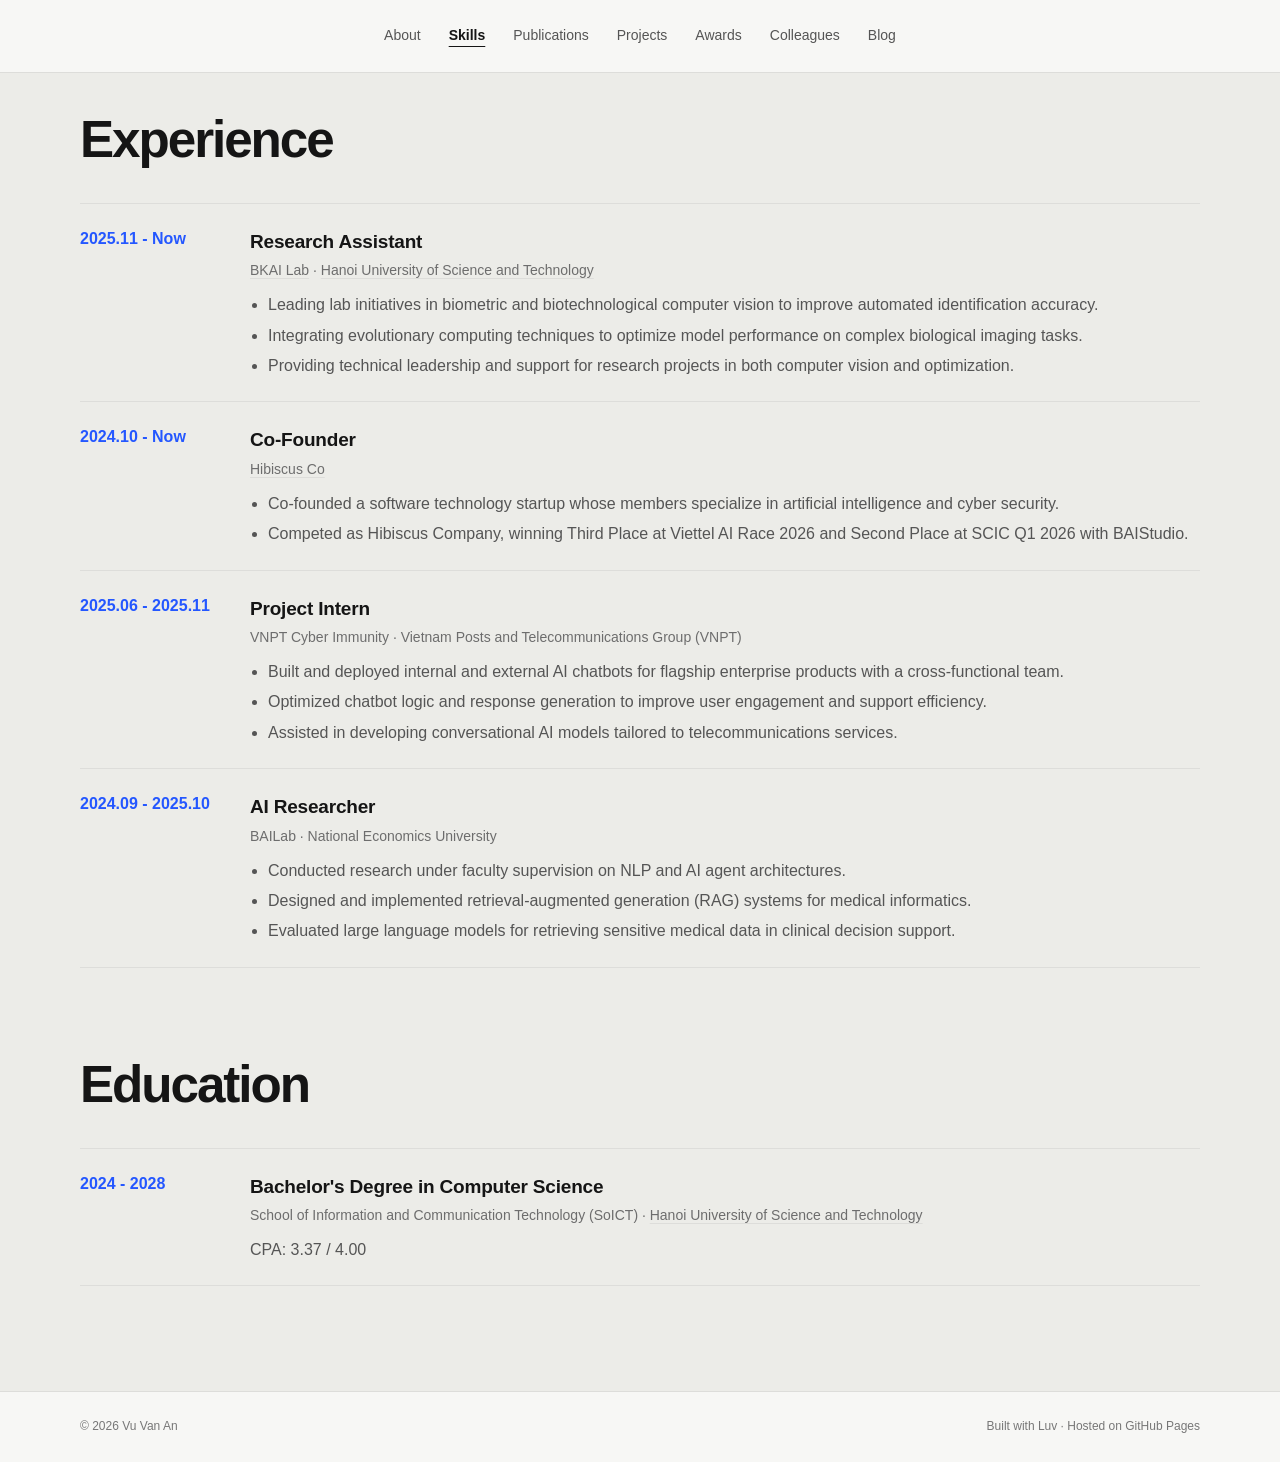
<file: skills.html>
<!DOCTYPE html>
<html lang="en">
<head>
  <meta charset="UTF-8">
  <meta name="viewport" content="width=device-width, initial-scale=1.0">
  <meta name="description" content="Experience and education of Vu Van An.">
  <meta name="author" content="Vu Van An">
  <title>Skills - Vu Van An</title>
  <link rel="icon" href="navicon.png">
  <link rel="stylesheet" href="style.css">
  <script src="script.js" defer></script>
</head>
<body>
  <header class="site-header">
    <div class="container nav-wrap">
      <button class="nav-toggle" aria-label="Toggle navigation" aria-expanded="false" aria-controls="nav">☰</button>
      <nav class="nav" id="nav">
        <a href="index.html">About</a>
        <a href="skills.html" aria-current="page">Skills</a>
        <a href="publications.html">Publications</a>
        <a href="projects.html">Projects</a>
        <a href="awards.html">Awards</a>
        <a href="colleagues.html">Colleagues</a>
        <a href="blog.html">Blog</a>
      </nav>
    </div>
  </header>

  <main>
    <section class="alt-section" id="experience">
      <div class="container">
        <div class="section-grid block">
          <h2>Experience</h2>
          <div class="timeline">
            <div class="timeline-item entry">
              <time>2025.11 - Now</time>
              <div>
                <h3>Research Assistant</h3>
                <p class="org"><a class="inline-link" href="https://soict.hust.edu.vn/en/departments/bkai-center" target="_blank" rel="noreferrer">BKAI Lab</a> · <a class="inline-link" href="https://hust.edu.vn/" target="_blank" rel="noreferrer">Hanoi University of Science and Technology</a></p>
                <ul>
                  <li>Leading lab initiatives in biometric and biotechnological computer vision to improve automated identification accuracy.</li>
                  <li>Integrating evolutionary computing techniques to optimize model performance on complex biological imaging tasks.</li>
                  <li>Providing technical leadership and support for research projects in both computer vision and optimization.</li>
                </ul>
              </div>
            </div>
            <div class="timeline-item entry">
              <time>2024.10 - Now</time>
              <div>
                <h3>Co-Founder</h3>
                <p class="org"><a class="inline-link" href="https://www.linkedin.com/company/hibiscus-co" target="_blank" rel="noreferrer">Hibiscus Co</a></p>
                <ul>
                  <li>Co-founded a software technology startup whose members specialize in artificial intelligence and cyber security.</li>
                  <li>Competed as Hibiscus Company, winning Third Place at Viettel AI Race 2026 and Second Place at SCIC Q1 2026 with BAIStudio.</li>
                </ul>
              </div>
            </div>
            <div class="timeline-item entry">
              <time>2025.06 - 2025.11</time>
              <div>
                <h3>Project Intern</h3>
                <p class="org">VNPT Cyber Immunity · Vietnam Posts and Telecommunications Group (VNPT)</p>
                <ul>
                  <li>Built and deployed internal and external AI chatbots for flagship enterprise products with a cross-functional team.</li>
                  <li>Optimized chatbot logic and response generation to improve user engagement and support efficiency.</li>
                  <li>Assisted in developing conversational AI models tailored to telecommunications services.</li>
                </ul>
              </div>
            </div>
            <div class="timeline-item entry">
              <time>2024.09 - 2025.10</time>
              <div>
                <h3>AI Researcher</h3>
                <p class="org">BAILab · National Economics University</p>
                <ul>
                  <li>Conducted research under faculty supervision on NLP and AI agent architectures.</li>
                  <li>Designed and implemented retrieval-augmented generation (RAG) systems for medical informatics.</li>
                  <li>Evaluated large language models for retrieving sensitive medical data in clinical decision support.</li>
                </ul>
              </div>
            </div>
          </div>
        </div>

        <div class="section-grid block">
          <h2>Education</h2>
          <div class="timeline">
            <div class="timeline-item entry">
              <time>2024 - 2028</time>
              <div>
                <h3>Bachelor's Degree in Computer Science</h3>
                <p class="org">School of Information and Communication Technology (SoICT) · <a class="inline-link" href="https://hust.edu.vn/" target="_blank" rel="noreferrer">Hanoi University of Science and Technology</a></p>
                <p>CPA: 3.37 / 4.00</p>
              </div>
            </div>
          </div>
        </div>
      </div>
    </section>
  </main>

  <footer>
    <div class="container footer-wrap">
      <span>© 2026 Vu Van An</span>
      <span>Built with Luv · Hosted on GitHub Pages</span>
    </div>
  </footer>
</body>
</html>
</file>
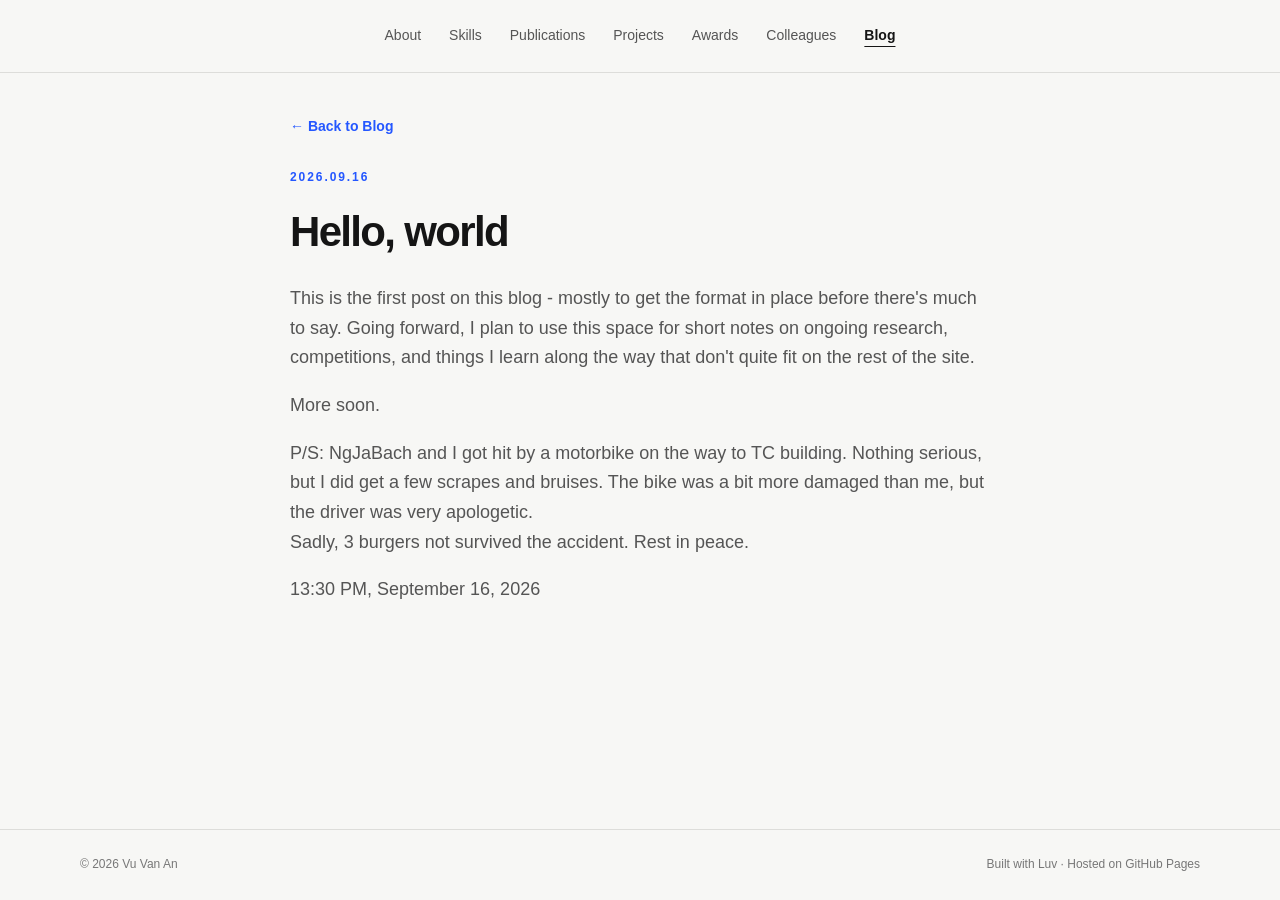
<file: blogs/blog-hello-world.html>
<!DOCTYPE html>
<html lang="en">
<head>
  <meta charset="UTF-8">
  <meta name="viewport" content="width=device-width, initial-scale=1.0">
  <meta name="description" content="Hello, world - the first post on Vu Van An's blog.">
  <meta name="author" content="Vu Van An">
  <title>Hello, world - Vu Van An</title>
  <link rel="icon" href="../navicon.png">
  <link rel="stylesheet" href="../style.css">
  <script src="../script.js" defer></script>
</head>
<body>
  <header class="site-header">
    <div class="container nav-wrap">
      <button class="nav-toggle" aria-label="Toggle navigation" aria-expanded="false" aria-controls="nav">☰</button>
      <nav class="nav" id="nav">
        <a href="../index.html">About</a>
        <a href="../skills.html">Skills</a>
        <a href="../publications.html">Publications</a>
        <a href="../projects.html">Projects</a>
        <a href="../awards.html">Awards</a>
        <a href="../colleagues.html">Colleagues</a>
        <a href="../blog.html" aria-current="page">Blog</a>
      </nav>
    </div>
  </header>

  <main>
    <section id="post">
      <div class="container post-body">
        <a class="text-link back-link" href="../blog.html">← Back to Blog</a>
        <p class="section-label">2026.09.16</p>
        <h2>Hello, world</h2>
        <div class="prose">
          <p>
            This is the first post on this blog - mostly to get the format in place
            before there's much to say. Going forward, I plan to use this space for
            short notes on ongoing research, competitions, and things I learn along
            the way that don't quite fit on the rest of the site.
          </p>
          <p>
            More soon.
          </p>
          <p>
            P/S: NgJaBach and I got hit by a motorbike on the way to TC building. Nothing serious, but I did get a few scrapes and bruises. The bike was a bit more damaged than me, but the driver was very apologetic.
            <br>
            Sadly, 3 burgers not survived the accident. Rest in peace.
          </p>
          <p>
            13:30 PM, September 16, 2026
          </p>
        </div>
      </div>
    </section>
  </main>

  <footer>
    <div class="container footer-wrap">
      <span>© 2026 Vu Van An</span>
      <span>Built with Luv · Hosted on GitHub Pages</span>
    </div>
  </footer>
</body>
</html>
</file>
<file: style.css>
:root {
  --bg: #f7f7f5;
  --surface: #ffffff;
  --text: #151515;
  --muted: #6d6d6d;
  --line: #ddddda;
  --dark: #111111;
  --dark-muted: #a8a8a8;
  --accent: #2457ff;
  --max: 1120px;
}

* { box-sizing: border-box; }

html { scroll-behavior: smooth; }

body {
  margin: 0;
  background: var(--bg);
  color: var(--text);
  font-family: Inter, ui-sans-serif, -apple-system, BlinkMacSystemFont, "Segoe UI", sans-serif;
  line-height: 1.65;
  min-height: 100vh;
  display: flex;
  flex-direction: column;
}

main { flex: 1; }

a { color: inherit; }

p { max-width: 100%; }

.container {
  width: min(var(--max), calc(100% - 48px));
  margin: 0 auto;
}

.site-header {
  position: sticky;
  top: 0;
  z-index: 20;
  background: rgba(247,247,245,.94);
  backdrop-filter: blur(12px);
  border-bottom: 1px solid var(--line);
}

.nav-wrap {
  min-height: 72px;
  display: flex;
  align-items: center;
  justify-content: center;
}

.nav {
  display: flex;
  gap: 28px;
}

.nav a {
  color: #555;
  text-decoration: none;
  font-size: 14px;
  text-underline-offset: 6px;
  text-decoration-thickness: 2px;
}

.nav a:hover { color: var(--text); }

.nav a[aria-current="page"] {
  color: var(--text);
  font-weight: 700;
  text-decoration: underline;
}

.socials a:hover, .text-link:hover { color: var(--accent); }

.nav-toggle {
  display: none;
  border: 0;
  background: transparent;
  font-size: 22px;
}

.hero { padding: 40px 0 70px; }

#experience, #publications, #projects, #awards, #blog, #post {
  padding-top: 40px;
}

.hero-grid {
  display: grid;
  grid-template-columns: 280px 1fr;
  gap: 60px;
  align-items: start;
}

.intro { text-align: left; }

.intro h1 {
  font-size: 26px;
  line-height: 1.2;
  letter-spacing: -.02em;
  margin: 0 0 6px;
}

.intro .role, .intro .muted { margin: 2px 0; font-size: 14px; }

.intro .socials {
  margin-top: 14px;
  padding-top: 12px;
  border-top: 1px solid var(--line);
}
.intro .socials a { font-size: 12.5px; }

.intro .bio { margin-top: 16px; }
.intro .bio p {
  font-size: 14px;
  line-height: 1.5;
  margin: 0;
}
.intro .bio p + p { margin-top: 10px; }

.section-label {
  font-size: 12px;
  font-weight: 800;
  letter-spacing: .16em;
  color: var(--accent);
  margin: 0 0 22px;
}

.socials, .paper-links {
  display: flex;
  flex-wrap: wrap;
  gap: 12px;
  align-items: center;
}

.button {
  display: inline-block;
  padding: 12px 18px;
  border: 1px solid var(--text);
  text-decoration: none;
  font-size: 14px;
  font-weight: 700;
  transition: .2s ease;
}

.button.primary { background: var(--text); color: white; }
.button.secondary { background: transparent; }
.button:hover { transform: translateY(-2px); }

.socials a {
  font-size: 13px;
  color: #666;
  text-decoration: none;
  font-weight: 600;
}

.avatar {
  display: block;
  width: 100%;
  aspect-ratio: 4 / 5;
  object-fit: cover;
  object-position: center 30%;
  background: #e9e9e5;
  border: 1px solid var(--line);
}

.muted { color: var(--muted); font-size: 14px; }

.text-link {
  color: var(--accent);
  text-decoration: none;
  font-weight: 700;
  font-size: 14px;
}

section { padding: 105px 0; }

.section-grid {
  display: grid;
  gap: 36px;
}

.section-grid h2, .section-heading h2 {
  font-size: clamp(34px, 4vw, 52px);
  line-height: 1.05;
  letter-spacing: -.04em;
  margin: 0;
}

.prose {
  font-size: 18px;
  color: #555;
}

.dark-section {
  background: var(--dark);
  color: white;
}

.dark-section .section-label { color: #8fa7ff; }

.section-heading {
  display: flex;
  align-items: end;
  justify-content: space-between;
  gap: 30px;
  margin-bottom: 45px;
}

.section-heading > p { color: var(--dark-muted); }

.research-grid {
  display: grid;
  gap: 1px;
  background: #333;
}

.research-card {
  padding: 34px;
  background: var(--dark);
  border: 1px solid #292929;
}

.research-card h3 {
  font-size: 27px;
  margin: 0 0 13px;
  letter-spacing: -.025em;
}

.research-card p { color: #aaa; }

.tags { display: flex; gap: 8px; margin-top: 24px; flex-wrap: wrap; }
.tags span {
  border: 1px solid var(--line);
  background: var(--surface);
  color: #666;
  padding: 4px 8px;
  font-size: 11px;
}
.dark-section .tags span { border-color: #444; background: transparent; color: #aaa; }
.paper .tags { margin-top: 14px; }

.paper {
  display: grid;
  grid-template-columns: 90px 1fr;
  gap: 30px;
  padding: 34px 0;
  border-top: 1px solid var(--line);
}

.paper h3 {
  max-width: 820px;
  font-size: 23px;
  line-height: 1.3;
  margin: 0 0 9px;
}

.paper-year { font-weight: 800; color: var(--accent); }
.authors, .venue { margin: 5px 0; color: #666; }
.venue { font-size: 14px; }
.abstract {
  max-width: 900px;
  margin: 16px 0 0;
  color: #555;
  font-size: 14px;
  line-height: 1.65;
}

.paper-links { margin-top: 18px; }
.paper-links a {
  font-size: 12px;
  font-weight: 800;
  border-bottom: 1px solid currentColor;
  text-decoration: none;
}

.post-link { color: inherit; text-decoration: none; }
.post-link:hover { color: var(--accent); }

.gallery-grid {
  display: grid;
  grid-template-columns: repeat(2, 1fr);
  gap: 12px;
}
.gallery-item {
  display: block;
  border: 1px solid var(--line);
}
.gallery-item img {
  display: block;
  width: 100%;
  aspect-ratio: 4 / 3;
  object-fit: cover;
  background: #e9e9e5;
  transition: opacity .2s ease;
}
.gallery-item:hover img { opacity: .85; }

body.lightbox-open { overflow: hidden; }

.lightbox-overlay {
  position: fixed;
  inset: 0;
  z-index: 1000;
  display: flex;
  align-items: center;
  justify-content: center;
  padding: 40px;
  background: rgba(0, 0, 0, .88);
  cursor: zoom-out;
}
.lightbox-overlay[hidden] { display: none; }

.lightbox-overlay img {
  display: block;
  max-width: 100%;
  max-height: 100%;
  width: auto;
  height: auto;
  object-fit: contain;
  cursor: default;
  box-shadow: 0 30px 80px rgba(0, 0, 0, .5);
}

.lightbox-close {
  position: absolute;
  top: 20px;
  right: 24px;
  width: 40px;
  height: 40px;
  border: 1px solid rgba(255, 255, 255, .4);
  background: transparent;
  color: white;
  font-size: 24px;
  line-height: 1;
  cursor: pointer;
  transition: .2s ease;
}
.lightbox-close:hover { background: white; color: black; border-color: white; }

.post-body { max-width: 700px; }
.post-body .back-link { display: inline-block; margin-bottom: 30px; }
.post-body h2 {
  font-size: clamp(30px, 4vw, 42px);
  line-height: 1.05;
  letter-spacing: -.04em;
  margin: 8px 0 30px;
}

.alt-section { background: #ecece8; }

.award {
  color: var(--accent);
  font-size: 14px;
  font-weight: 700;
  margin: 8px 0;
}

.project-grid {
  display: grid;
  gap: 18px;
}

.project-card {
  padding: 27px;
  background: var(--surface);
  border: 1px solid var(--line);
  display: flex;
  flex-direction: column;
  /* height: fit-content; */
}

.project-card.award-card h3 { margin: 0 0 4px; }

.award-gallery {
  display: grid;
  grid-template-columns: repeat(3, 1fr);
  gap: 8px;
  margin-top: 20px;
}

.award-card .award-tag {
  margin: 16px 0 0;
  font-size: 10px;
  letter-spacing: .12em;
  font-weight: 800;
  color: #777;
}

.award-gallery img {
  display: block;
  width: 100%;
  aspect-ratio: 4 / 3;
  object-fit: cover;
  background: #e9e9e5;
  transition: opacity .2s ease;
}

.award-gallery a:hover img { opacity: .85; }

.certs { margin-top: 60px; }
.certs h3 { font-size: 22px; letter-spacing: -.02em; margin: 0 0 12px; }
.certs ul { list-style: none; margin: 0; padding: 0; border-top: 1px solid var(--line); }
.certs li {
  display: flex;
  justify-content: space-between;
  gap: 16px;
  padding: 12px 0;
  border-bottom: 1px solid var(--line);
  font-size: 15px;
}
.certs li span { color: var(--muted); font-size: 13px; white-space: nowrap; }

.intro-text { max-width: 640px; margin: -10px 0 0; }

.people-group { margin-top: 60px; }
.people-group:first-of-type { margin-top: 45px; }
.people-group h3 { font-size: 22px; letter-spacing: -.02em; margin: 0 0 4px; }
.people-group.certs h3 { margin-bottom: 12px; }
.group-note { color: var(--muted); font-size: 14px; margin: 0 0 20px; }

.hibiscus-grid {
  display: grid;
  grid-template-columns: 1fr 1fr;
  gap: 40px;
  align-items: start;
}

.people-photo img {
  display: block;
  width: 100%;
  aspect-ratio: 4 / 3;
  object-fit: cover;
  border: 1px solid var(--line);
  background: #e9e9e5;
}

.people-row {
  display: flex;
  flex-wrap: wrap;
  gap: 10px;
  list-style: none;
  margin: 0;
  padding: 0;
}

.hibiscus-names.certs { margin-top: 0; }

.person-chip {
  display: inline-flex;
  align-items: baseline;
  gap: 5px;
  padding: 8px 14px;
  border: 1px solid var(--line);
  background: var(--surface);
  color: inherit;
  text-decoration: none;
  font-size: 14px;
  font-weight: 600;
  transition: .2s ease;
}
.person-chip span { color: var(--muted); font-size: 12px; font-weight: 400; }
.person-chip:hover { border-color: var(--accent); color: var(--accent); }

.project-top {
  display: flex;
  justify-content: space-between;
  font-size: 10px;
  letter-spacing: .12em;
  font-weight: 800;
  color: #777;
}

.project-card h3 { font-size: 28px; margin: 36px 0 12px; letter-spacing: -.035em; }
.project-card p { color: #666; }
.project-card .award { color: var(--accent); margin-top: 0; }.project-card a {
  margin-top: auto;
  color: var(--accent);
  text-decoration: none;
  font-weight: 750;
  font-size: 14px;
}

.timeline { border-top: 1px solid var(--line); }
.timeline-item {
  display: grid;
  grid-template-columns: 100px 1fr;
  gap: 20px;
  padding: 22px 0;
  border-bottom: 1px solid var(--line);
}
.timeline-item time { font-weight: 800; color: var(--accent); }
.timeline-item p { margin: 0; color: #555; }

#news .timeline-item {
  grid-template-columns: 80px 1fr;
  gap: 16px;
  padding: 14px 0;
}
#news .timeline-item time { font-size: 13px; }
#news .timeline-item p { font-size: 14.5px; line-height: 1.55; }

.block + .block { margin-top: 90px; }

.entry { grid-template-columns: 150px 1fr; }
.entry h3 { margin: 0; font-size: 19px; letter-spacing: -.01em; }
.entry .org { color: var(--muted); font-size: 14px; margin: 2px 0 10px; }
.entry ul { margin: 0; padding-left: 18px; color: #555; }
.entry li + li { margin-top: 4px; }

.cv-section {
  display: flex;
  flex-direction: column;
  align-items: flex-start;
  gap: 20px;
}
.cv-section h2 { font-size: clamp(38px, 5vw, 62px); margin: 0 0 15px; letter-spacing: -.045em; }
.cv-section p { color: #aaa; }

.button.light { color: white; border-color: #666; white-space: nowrap; }
.button.light:hover { background: white; color: black; }

.button.outline { background: var(--dark); color: white; border-color: white; }
.button.outline:hover { background: white; color: var(--dark); }

.research-actions { margin-top: 45px; }

.inline-link {
  color: inherit;
  text-decoration: underline;
  text-decoration-color: var(--line);
  text-underline-offset: 3px;
}
.inline-link:hover { color: var(--accent); text-decoration-color: currentColor; }
.dark-section .inline-link, .contact .inline-link { text-decoration-color: #555; }

.contact { text-align: center; }
.contact h2 { font-size: clamp(48px, 7vw, 82px); letter-spacing: -.055em; margin: 0 0 12px; }
.contact > p:not(.section-label) { color: #666; }
.email {
  display: inline-block;
  margin: 20px 0 25px;
  font-size: clamp(22px, 4vw, 34px);
  font-weight: 750;
  text-decoration: none;
  border-bottom: 2px solid currentColor;
}
.socials.large { justify-content: center; gap: 25px; }

footer {
  border-top: 1px solid var(--line);
  padding: 25px 0;
  font-size: 12px;
  color: #777;
}
.footer-wrap { display: flex; justify-content: space-between; gap: 20px; }

@media (max-width: 800px) {
  .container { width: min(var(--max), calc(100% - 32px)); }
  .nav-wrap { justify-content: flex-end; }
  .nav-toggle { display: block; }
  .nav {
    display: none;
    position: absolute;
    top: 72px;
    left: 0;
    right: 0;
    padding: 12px 16px;
    background: var(--bg);
    border-bottom: 1px solid var(--line);
    flex-direction: column;
    gap: 0;
  }
  .nav a { padding: 10px 0; }
  .nav.open { display: flex; }
  .hero { padding: 40px 0 60px; }
  .hero-grid { grid-template-columns: 1fr; gap: 30px; }
  .avatar { max-width: 220px; }
  .paper { grid-template-columns: 1fr; gap: 8px; }
  .entry { grid-template-columns: 1fr; gap: 6px; }
  .hibiscus-grid { grid-template-columns: 1fr; gap: 20px; }
  .award-gallery { grid-template-columns: repeat(2, 1fr); }
  .footer-wrap { flex-direction: column; }
}

@media (prefers-reduced-motion: reduce) {
  html { scroll-behavior: auto; }
  * { transition: none !important; }
}
</file>
